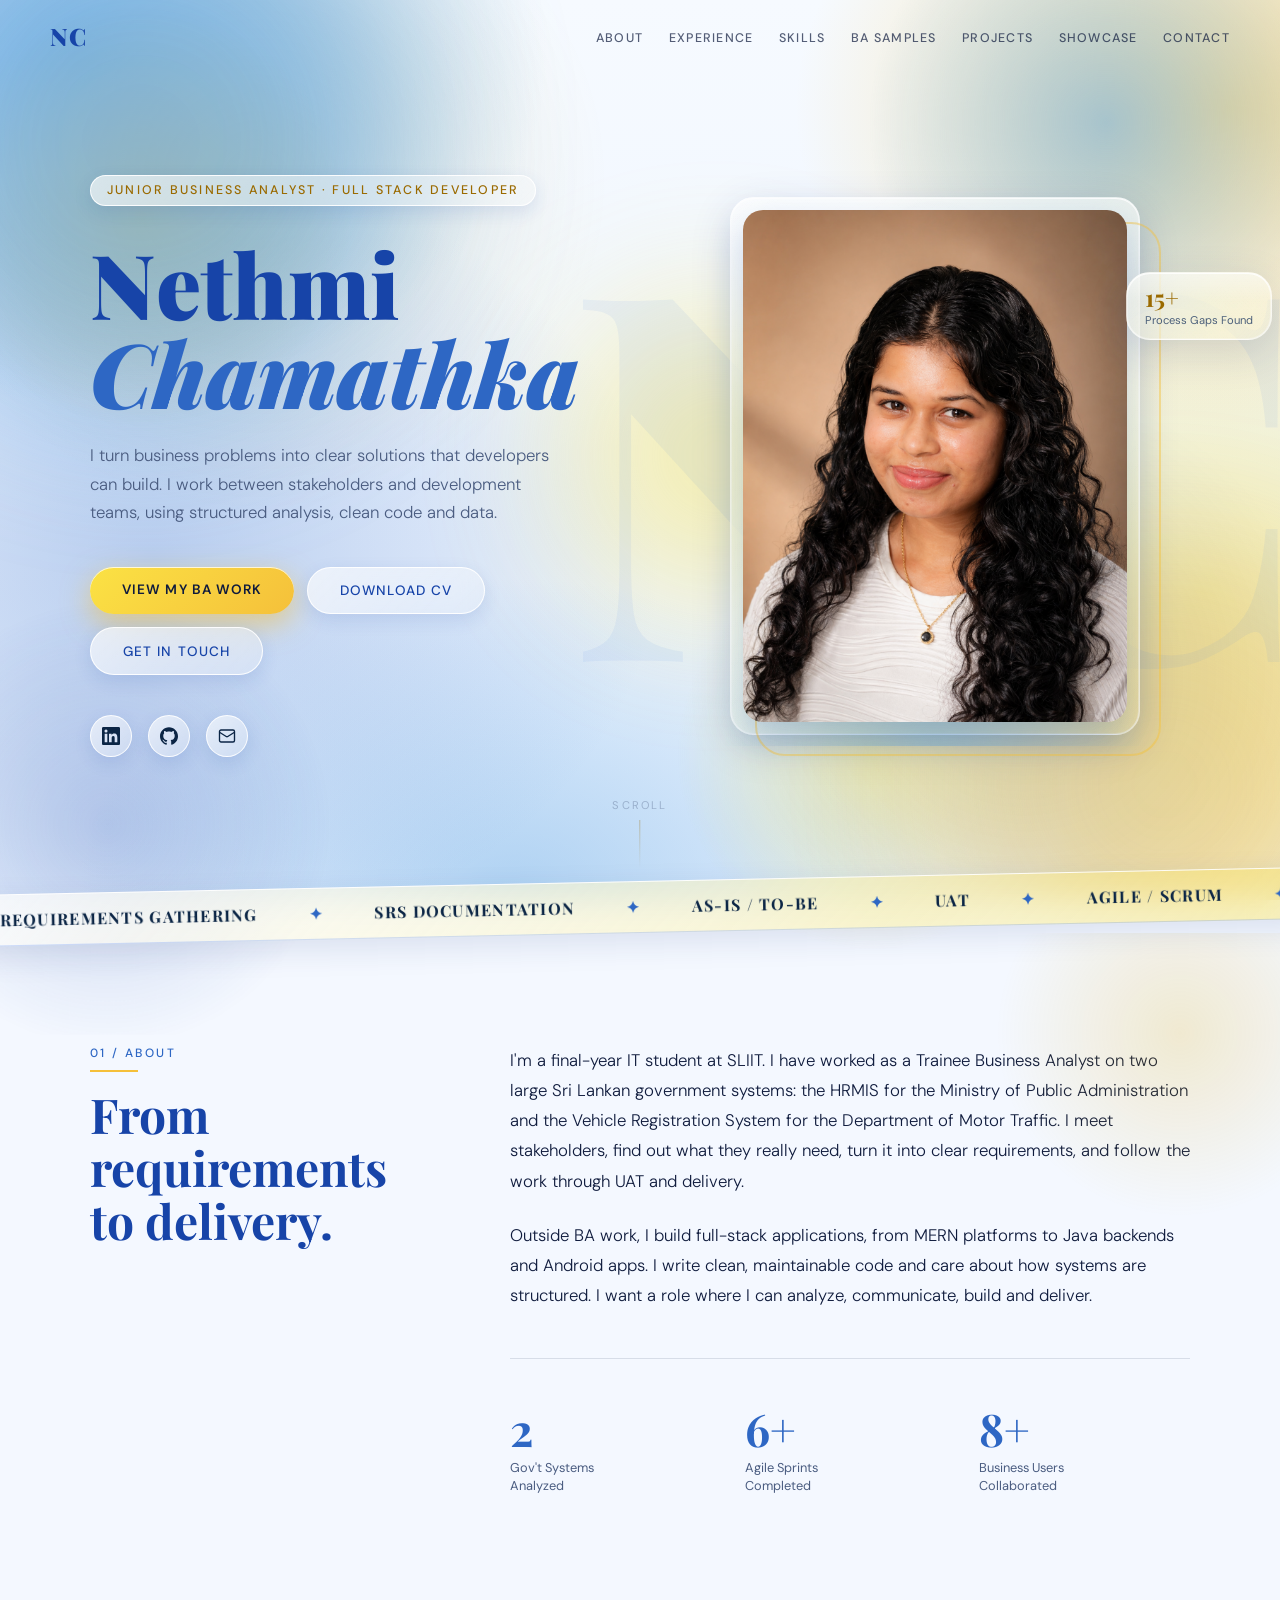
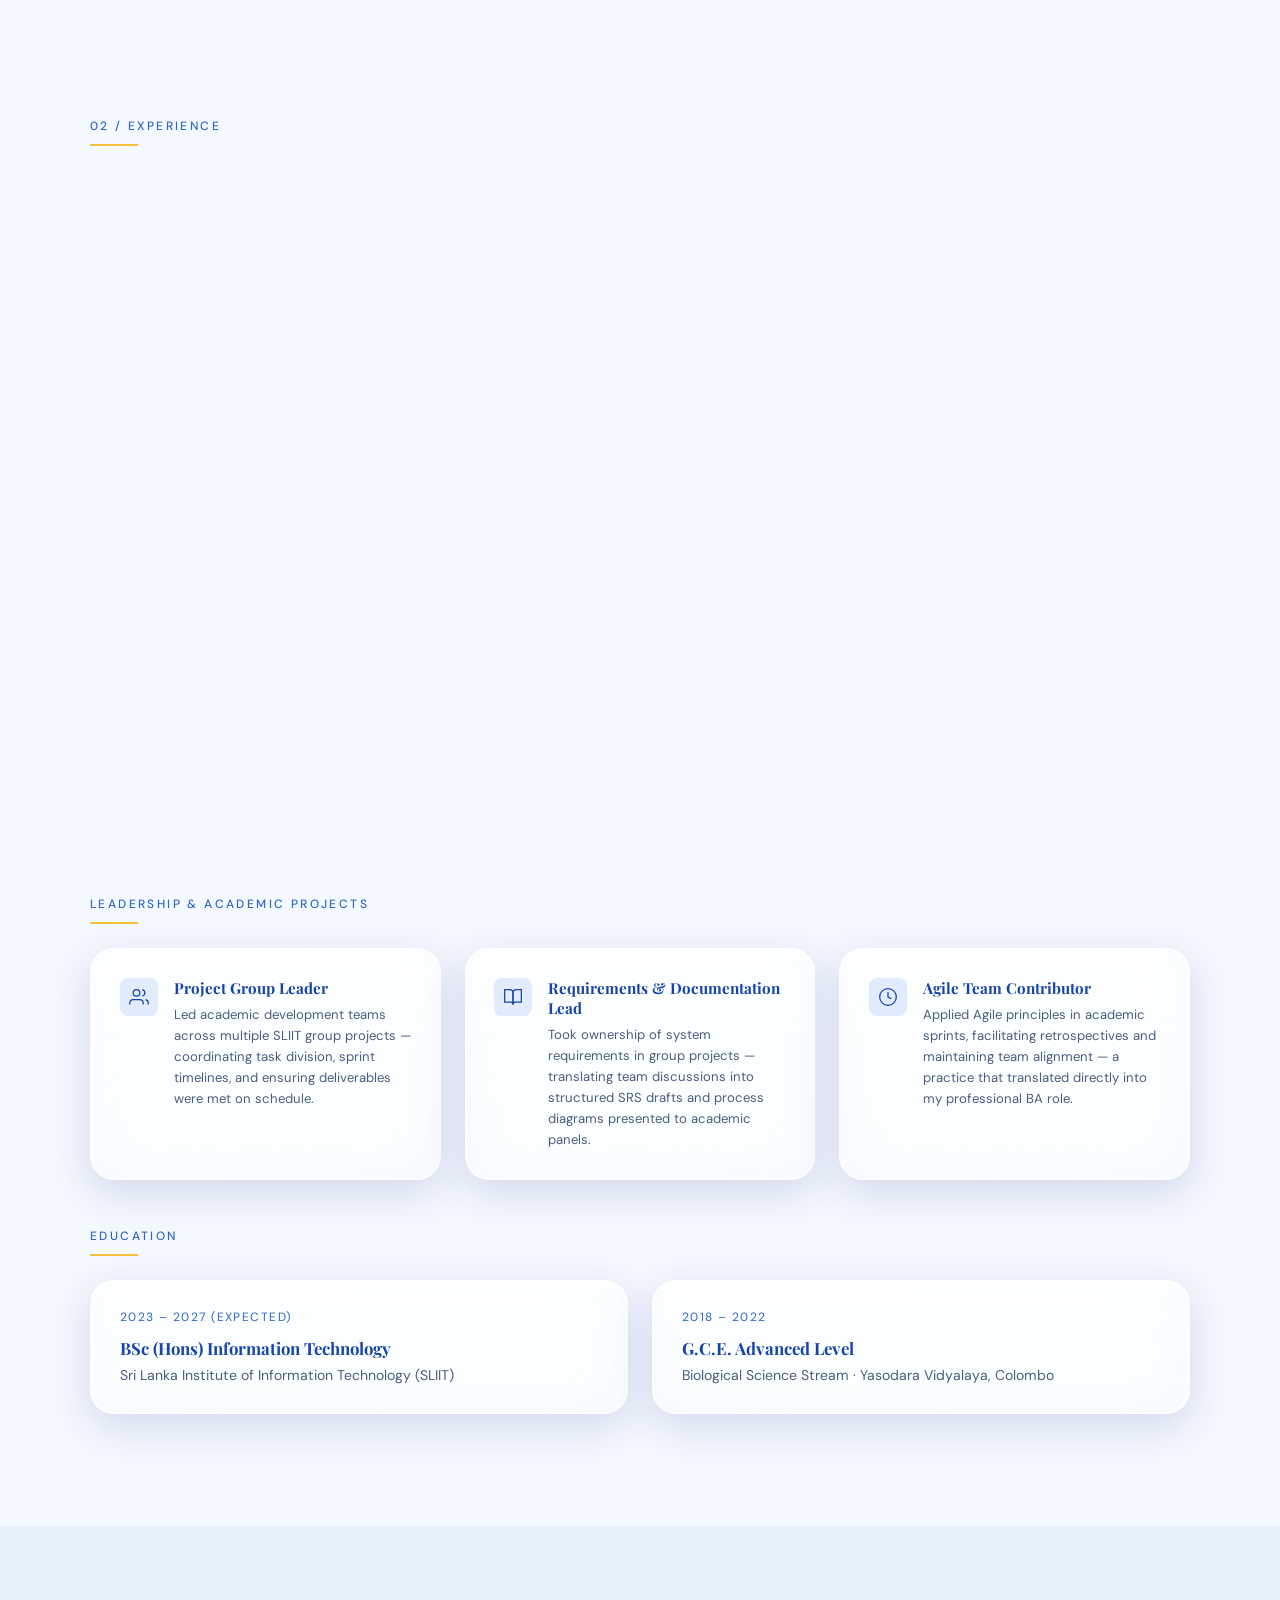
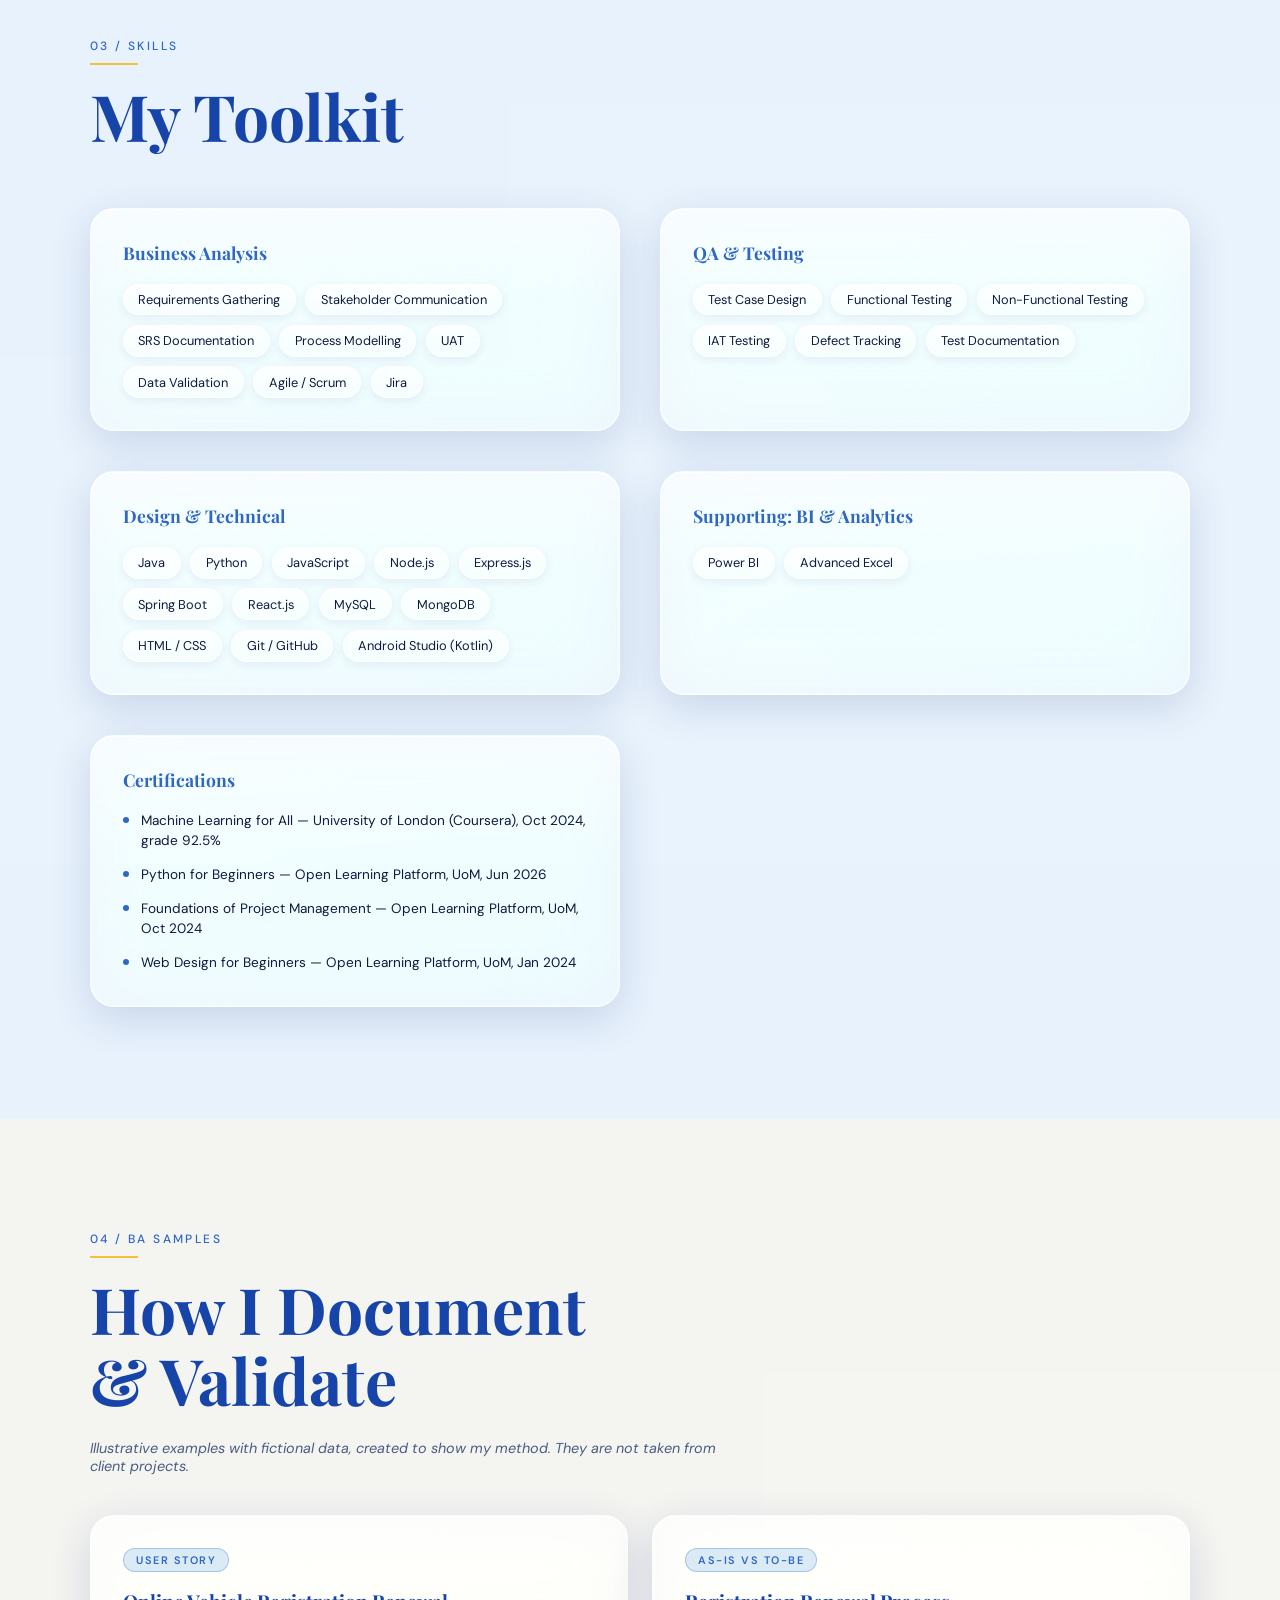
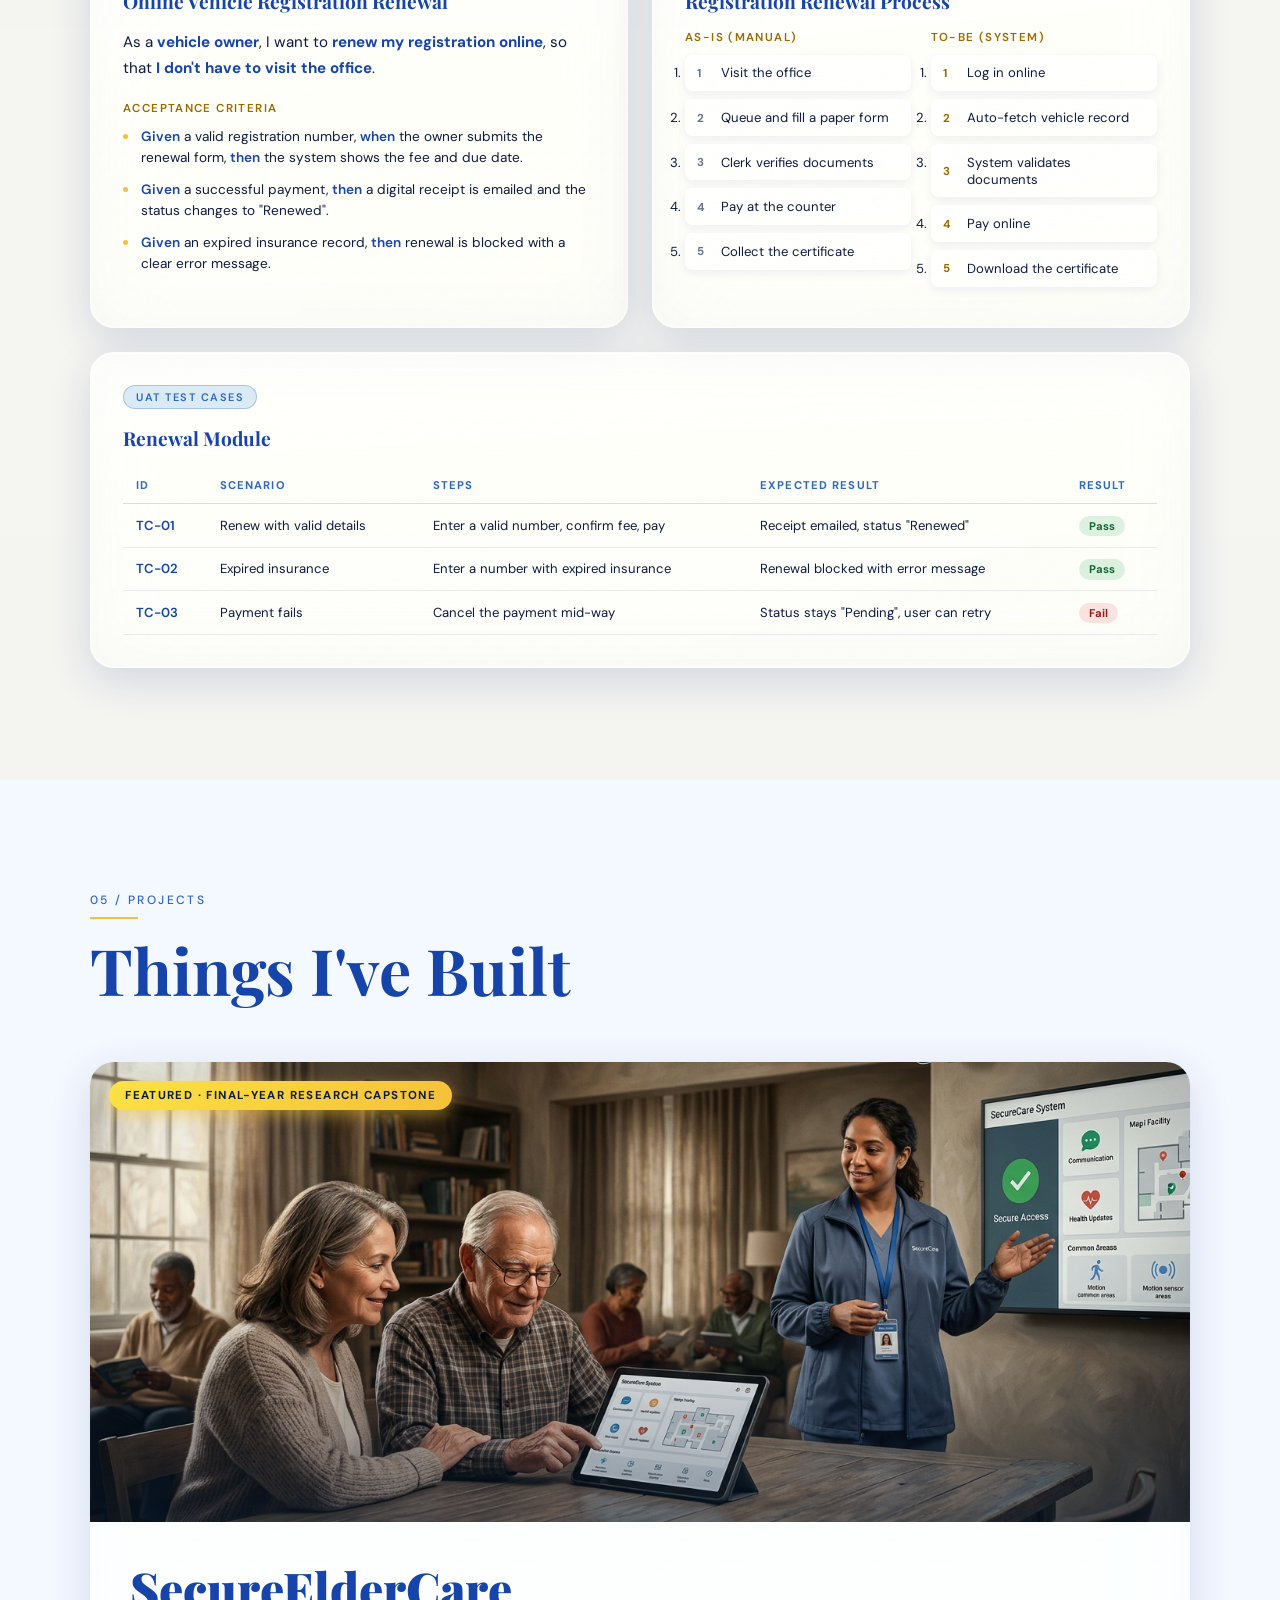
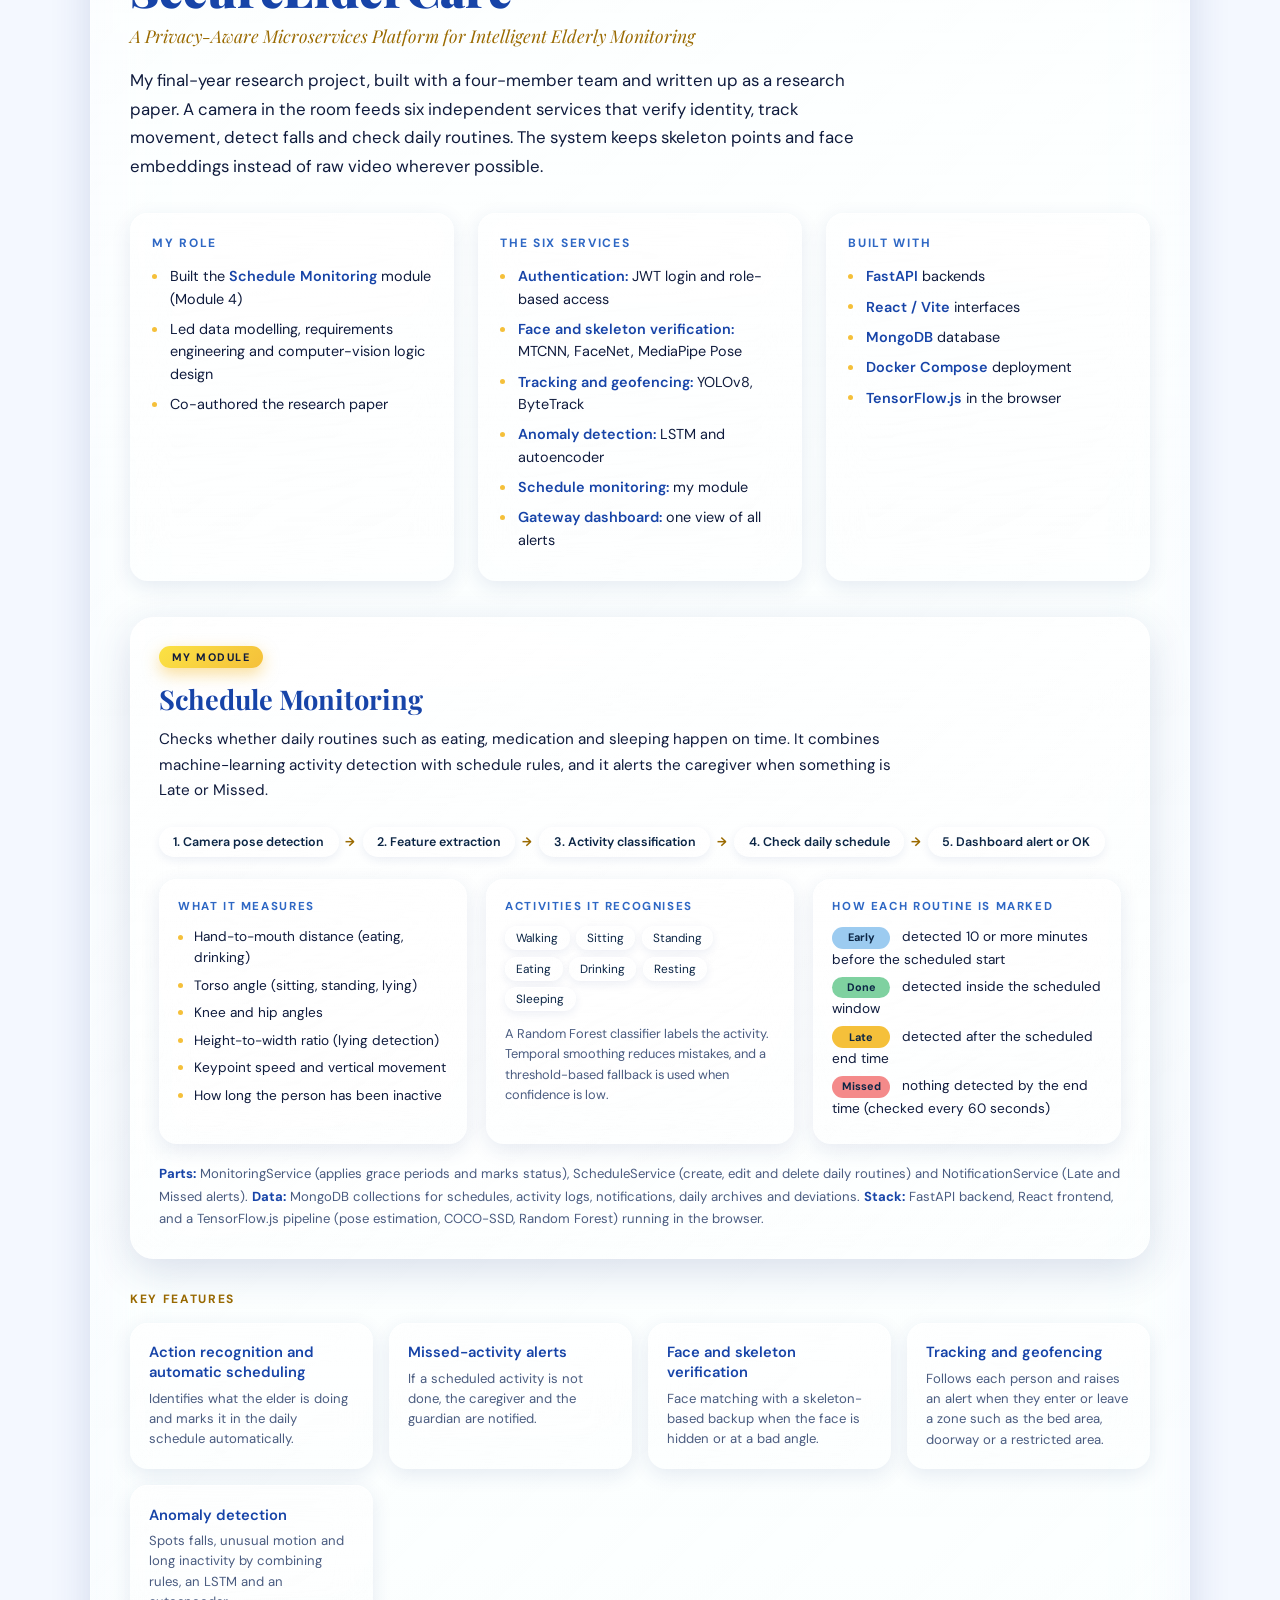
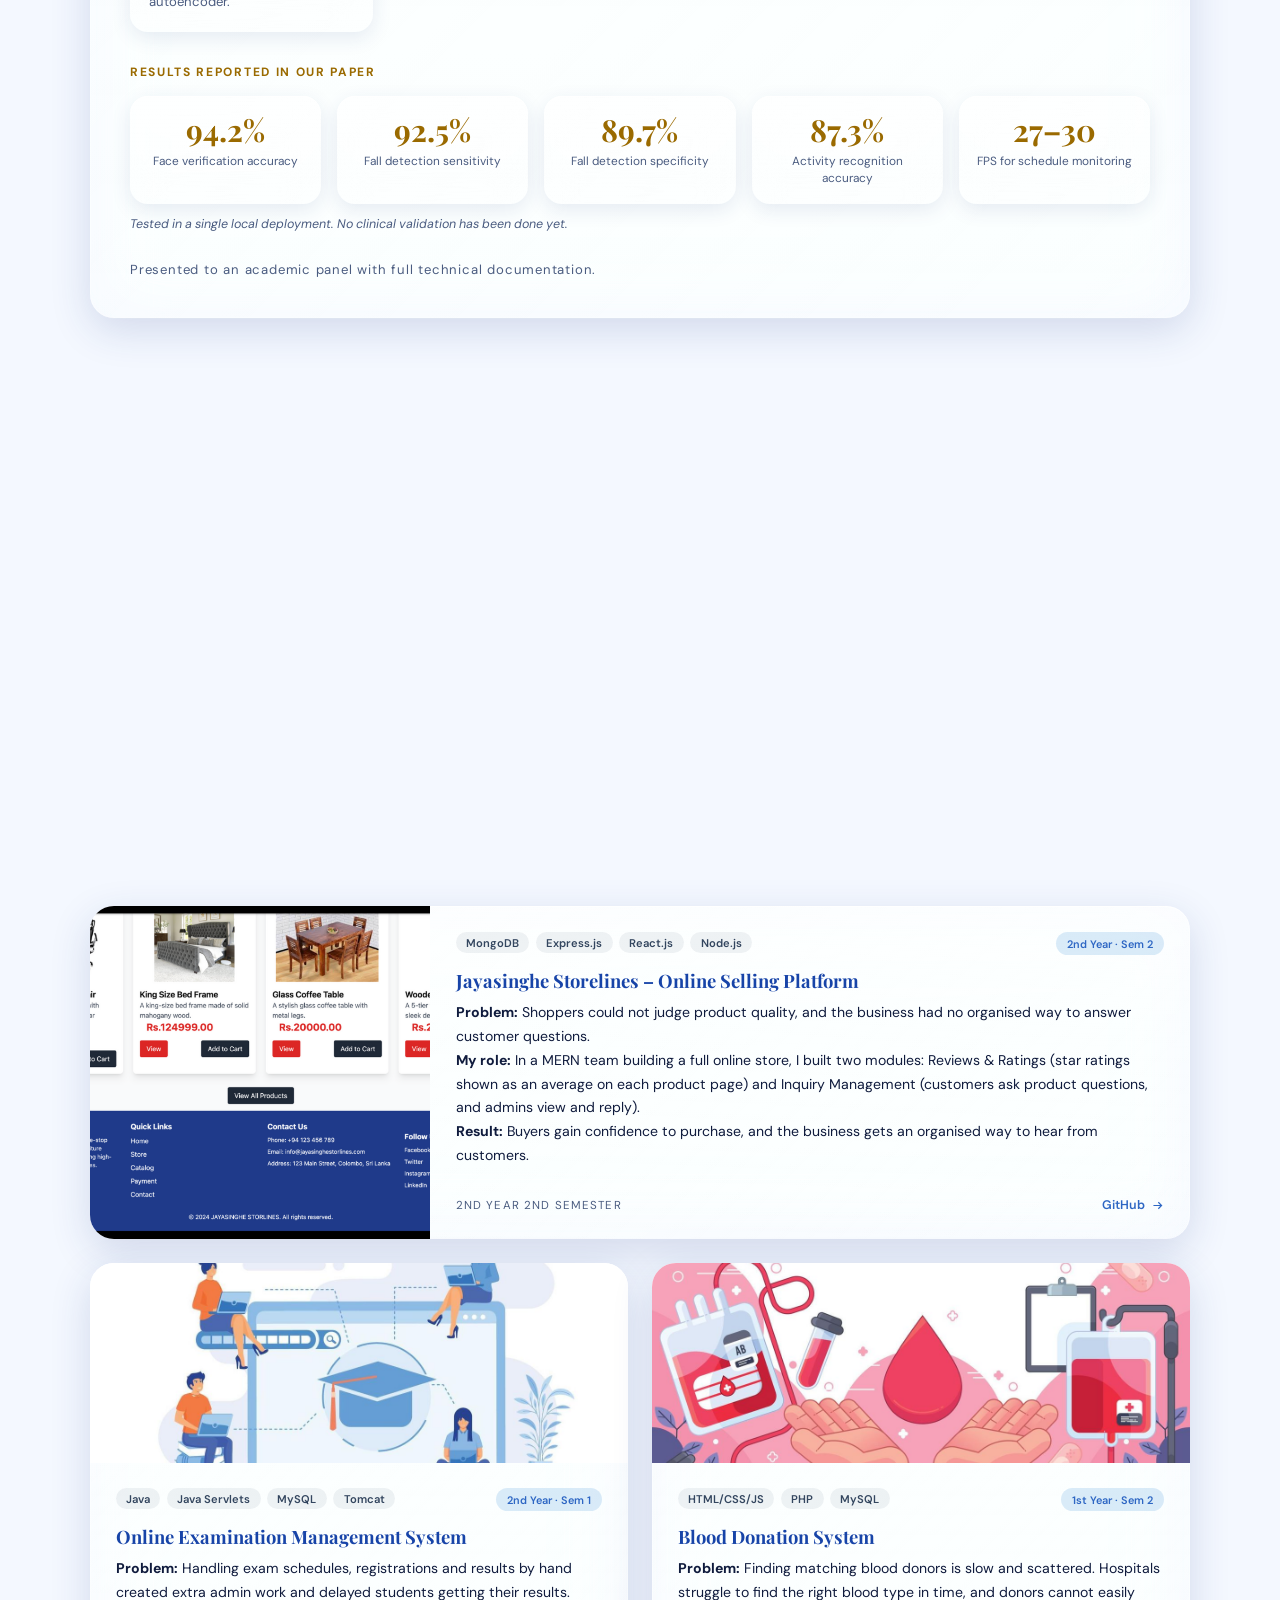
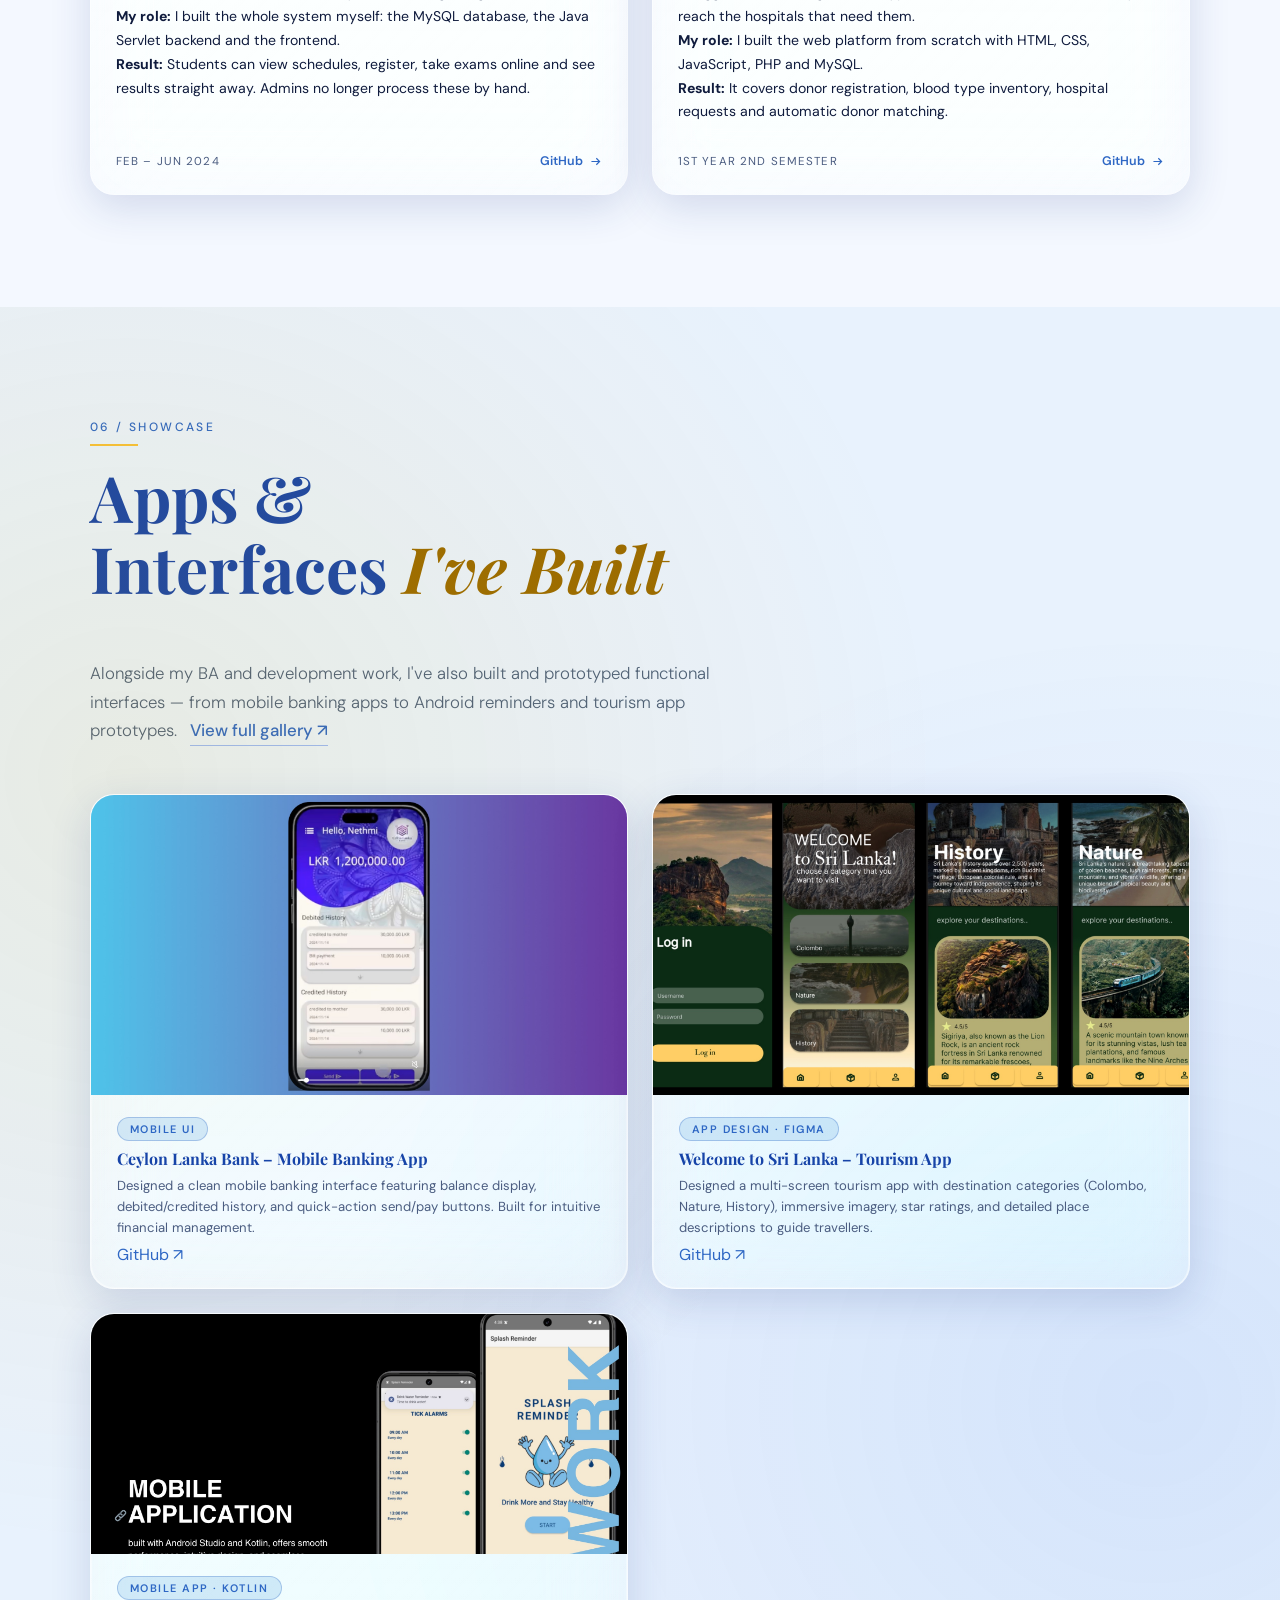
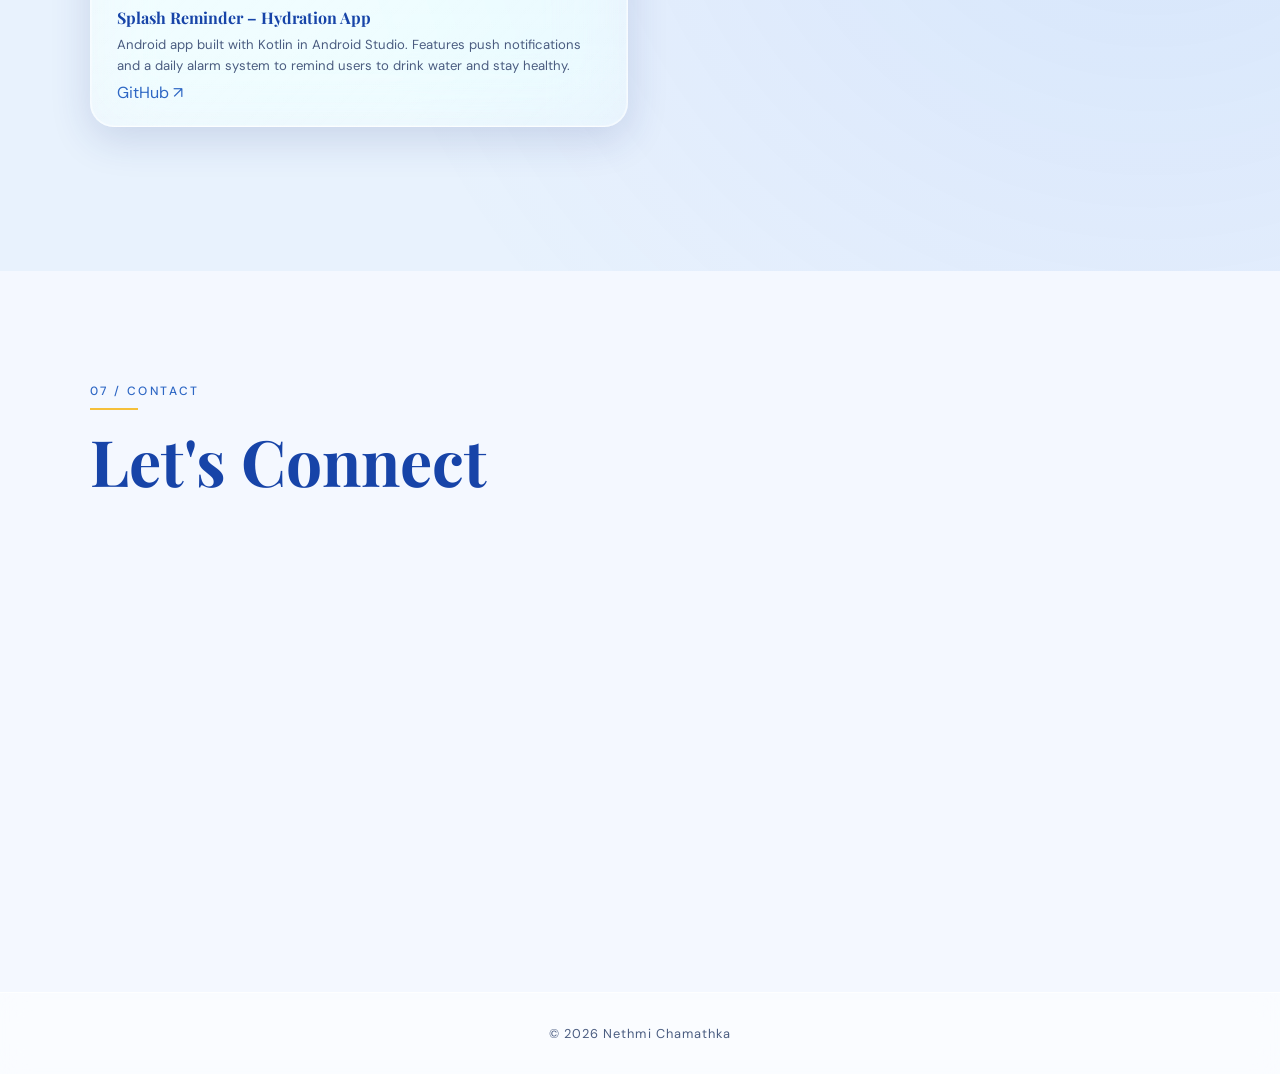
<file: index.html>
<!DOCTYPE html>
<html lang="en">
<head>
  <meta charset="UTF-8" />
  <meta name="viewport" content="width=device-width, initial-scale=1.0" />
  <meta name="theme-color" content="#F4F8FF" />
  <title>Nethmi Chamathka — Business Analyst</title>
  <link rel="preconnect" href="https://fonts.googleapis.com">
  <link rel="preconnect" href="https://fonts.gstatic.com" crossorigin>
  <link href="https://fonts.googleapis.com/css2?family=Playfair+Display:ital,wght@0,400;0,700;0,900;1,400&family=DM+Sans:wght@300;400;500;600&display=swap" rel="stylesheet">
  <link rel="stylesheet" href="styles.css" />
</head>
<body>

  <!-- Reusable icons (defined once) -->
  <svg width="0" height="0" style="position:absolute" aria-hidden="true">
    <symbol id="i-linkedin" viewBox="0 0 24 24"><path fill="currentColor" d="M20.447 20.452h-3.554v-5.569c0-1.328-.027-3.037-1.852-3.037-1.853 0-2.136 1.445-2.136 2.939v5.667H9.351V9h3.414v1.561h.046c.477-.9 1.637-1.85 3.37-1.85 3.601 0 4.267 2.37 4.267 5.455v6.286zM5.337 7.433a2.062 2.062 0 01-2.063-2.065 2.064 2.064 0 112.063 2.065zm1.782 13.019H3.555V9h3.564v11.452zM22.225 0H1.771C.792 0 0 .774 0 1.729v20.542C0 23.227.792 24 1.771 24h20.451C23.2 24 24 23.227 24 22.271V1.729C24 .774 23.2 0 22.222 0h.003z"/></symbol>
    <symbol id="i-github" viewBox="0 0 24 24"><path fill="currentColor" d="M12 .297c-6.63 0-12 5.373-12 12 0 5.303 3.438 9.8 8.205 11.385.6.113.82-.258.82-.577 0-.285-.01-1.04-.015-2.04-3.338.724-4.042-1.61-4.042-1.61C4.422 18.07 3.633 17.7 3.633 17.7c-1.087-.744.084-.729.084-.729 1.205.084 1.838 1.236 1.838 1.236 1.07 1.835 2.809 1.305 3.495.998.108-.776.417-1.305.76-1.605-2.665-.3-5.466-1.332-5.466-5.93 0-1.31.465-2.38 1.235-3.22-.135-.303-.54-1.523.105-3.176 0 0 1.005-.322 3.3 1.23.96-.267 1.98-.399 3-.405 1.02.006 2.04.138 3 .405 2.28-1.552 3.285-1.23 3.285-1.23.645 1.653.24 2.873.12 3.176.765.84 1.23 1.91 1.23 3.22 0 4.61-2.805 5.625-5.475 5.92.42.36.81 1.096.81 2.22 0 1.606-.015 2.896-.015 3.286 0 .315.21.69.825.57C20.565 22.092 24 17.592 24 12.297c0-6.627-5.373-12-12-12"/></symbol>
    <symbol id="i-mail" viewBox="0 0 24 24"><g fill="none" stroke="currentColor" stroke-width="1.8"><rect x="2" y="4" width="20" height="16" rx="2"/><path d="m22 7-8.97 5.7a1.94 1.94 0 0 1-2.06 0L2 7"/></g></symbol>
    <symbol id="i-arrow" viewBox="0 0 16 16"><path fill="none" stroke="currentColor" stroke-width="1.5" d="M3 8h10M9 4l4 4-4 4"/></symbol>
    <symbol id="i-down" viewBox="0 0 24 24"><path fill="none" stroke="currentColor" stroke-width="1.8" d="M12 3v13m0 0-5-5m5 5 5-5M4 21h16"/></symbol>
  </svg>

  <div class="loader" aria-hidden="true"><span>NC</span></div>
  <div id="scrollProgress"></div>
  <div class="cursor" id="cursor"></div>
  <div class="cursor-follower" id="cursorFollower"></div>

  <!-- NAV -->
  <nav id="navbar">
    <div class="nav-inner">
      <span class="nav-logo">NC</span>
      <ul class="nav-links">
        <li><a href="#about">About</a></li>
        <li><a href="#experience">Experience</a></li>
        <li><a href="#skills">Skills</a></li>
        <li><a href="#samples">BA Samples</a></li>
        <li><a href="#projects">Projects</a></li>
        <li><a href="#uiux">Showcase</a></li>
        <li><a href="#contact">Contact</a></li>
      </ul>
      <button class="hamburger" id="hamburger" aria-label="Menu">
        <span></span><span></span><span></span>
      </button>
    </div>
  </nav>

  <!-- MOBILE MENU -->
  <div class="mobile-menu" id="mobileMenu">
    <ul>
      <li><a href="#about" class="mob-link">About</a></li>
      <li><a href="#experience" class="mob-link">Experience</a></li>
      <li><a href="#skills" class="mob-link">Skills</a></li>
      <li><a href="#samples" class="mob-link">BA Samples</a></li>
      <li><a href="#projects" class="mob-link">Projects</a></li>
      <li><a href="#uiux" class="mob-link">Showcase</a></li>
      <li><a href="#contact" class="mob-link">Contact</a></li>
    </ul>
  </div>

  <!-- HERO -->
  <section id="hero">
    <div class="aurora" aria-hidden="true"><i></i><i></i><i></i></div>
    <div class="hero-bg-text">NC</div>
    <div class="hero-grid">
      <div class="hero-left">
        <div class="hero-tag reveal">Junior Business Analyst · Full Stack Developer</div>
        <h1 class="hero-name reveal delay-1">Nethmi<br><em>Chamathka</em></h1>
        <p class="hero-sub reveal delay-2">I turn business problems into clear solutions that developers can build. I work between stakeholders and development teams, using structured analysis, clean code and data.</p>
        <div class="hero-cta reveal delay-3">
          <a href="#samples" class="btn-primary">View My BA Work</a>
          <a href="Nethmi_Chamathka_CV_Business_Analyst.pdf" class="btn-ghost" download>Download CV</a>
          <a href="#contact" class="btn-ghost">Get In Touch</a>
        </div>
        <div class="hero-socials reveal delay-4">
          <a href="https://linkedin.com/in/nethchamathka" target="_blank" rel="noopener noreferrer" aria-label="LinkedIn"><svg><use href="#i-linkedin"/></svg></a>
          <a href="https://github.com/nethmichamathka" target="_blank" rel="noopener noreferrer" aria-label="GitHub"><svg><use href="#i-github"/></svg></a>
          <a href="mailto:chamathkanethmi11@gmail.com" aria-label="Email"><svg><use href="#i-mail"/></svg></a>
        </div>
      </div>
      <div class="hero-right reveal delay-2">
        <div class="hero-img-wrap">
          <img src="profile7.png" alt="Nethmi Chamathka" class="hero-photo" />
          <div class="hero-img-accent"></div>
          <div class="hero-img-ring"></div>
        </div>
        <div class="floating-badge badge-2">
          <span class="badge-num">15+</span>
          <span class="badge-txt">Process Gaps Found</span>
        </div>
      </div>
    </div>
    <div class="scroll-hint"><span>Scroll</span><div class="scroll-line"></div></div>
  </section>

  <div class="marquee" aria-hidden="true"><div class="marquee-track"><span>Requirements Gathering</span><span>SRS Documentation</span><span>AS-IS / TO-BE</span><span>UAT</span><span>Agile / Scrum</span><span>Jira</span><span>Power BI</span><span>Test Case Design</span><span>Stakeholder Communication</span><span>Process Modelling</span><span>Requirements Gathering</span><span>SRS Documentation</span><span>AS-IS / TO-BE</span><span>UAT</span><span>Agile / Scrum</span><span>Jira</span><span>Power BI</span><span>Test Case Design</span><span>Stakeholder Communication</span><span>Process Modelling</span></div></div>

  <!-- ABOUT -->
  <section id="about">
    <div class="section-wrap">
      <div class="about-grid">
        <div class="about-left reveal">
          <p class="section-label">01 / About</p>
          <h2 class="section-title">From requirements<br>to delivery.</h2>
        </div>
        <div class="about-right reveal delay-1">
          <p class="about-body">I'm a final-year IT student at SLIIT. I have worked as a Trainee Business Analyst on two large Sri Lankan government systems: the HRMIS for the Ministry of Public Administration and the Vehicle Registration System for the Department of Motor Traffic. I meet stakeholders, find out what they really need, turn it into clear requirements, and follow the work through UAT and delivery.</p>
          <p class="about-body">Outside BA work, I build full-stack applications, from MERN platforms to Java backends and Android apps. I write clean, maintainable code and care about how systems are structured. I want a role where I can analyze, communicate, build and deliver.</p>
          <div class="about-stats">
            <div class="stat"><span class="stat-n">2</span><span class="stat-l">Gov't Systems<br>Analyzed</span></div>
            <div class="stat"><span class="stat-n">6+</span><span class="stat-l">Agile Sprints<br>Completed</span></div>
            <div class="stat"><span class="stat-n">8+</span><span class="stat-l">Business Users<br>Collaborated</span></div>
          </div>
        </div>
      </div>
    </div>
  </section>

  <!-- EXPERIENCE -->
  <section id="experience">
    <div class="section-wrap">
      <p class="section-label reveal">02 / Experience</p>
      <h2 class="section-title reveal delay-1">Where I've<br>Made an Impact</h2>

      <div class="exp-card reveal delay-2">
        <div class="exp-header">
          <div>
            <h3 class="exp-role">Trainee Business Analyst</h3>
            <p class="exp-company">Informatics International Ltd</p>
          </div>
          <span class="exp-date">July 2025 – January 2026</span>
        </div>
        <div class="exp-projects">
          <div class="exp-proj-tag">HRMIS – Ministry of Public Administration</div>
          <div class="exp-proj-tag">Vehicle Registration System – Dept. of Motor Traffic</div>
        </div>
        <ul class="exp-list">
          <li>Analyzed requirements for <strong>2 large government systems</strong> and found <strong>15+ functional and process gaps</strong> that shaped the system redesign.</li>
          <li>Turned business needs into clear <strong>functional and non-functional requirements</strong> for <strong>5+ development teams</strong>, so teams needed fewer clarifications during sprints.</li>
          <li>Documented <strong>10+ AS-IS and TO-BE workflows</strong> so business and technical people shared the same understanding of each process.</li>
          <li>Wrote and maintained <strong>SRS documents</strong> with full traceability, ready for sign-off across several sprint releases.</li>
          <li>Designed and ran <strong>functional and non-functional test cases</strong> for <strong>IAT and UAT</strong> with <strong>8+ business users</strong>, to check the system worked, find critical defects and cut problems after launch.</li>
          <li>Took part in <strong>6+ Agile sprints</strong> (planning, daily stand-ups, reviews and retrospectives) and helped deliver on time.</li>
        </ul>
      </div>

      <!-- LEADERSHIP -->
      <div class="leadership-section reveal delay-3">
        <p class="section-label leadership-label">Leadership & Academic Projects</p>
        <div class="leadership-grid">
          <div class="lead-card">
            <div class="lead-icon">
              <svg viewBox="0 0 24 24" fill="none" stroke="currentColor" stroke-width="1.5"><path d="M17 21v-2a4 4 0 0 0-4-4H5a4 4 0 0 0-4 4v2"/><circle cx="9" cy="7" r="4"/><path d="M23 21v-2a4 4 0 0 0-3-3.87"/><path d="M16 3.13a4 4 0 0 1 0 7.75"/></svg>
            </div>
            <div>
              <h4>Project Group Leader</h4>
              <p>Led academic development teams across multiple SLIIT group projects — coordinating task division, sprint timelines, and ensuring deliverables were met on schedule.</p>
            </div>
          </div>
          <div class="lead-card">
            <div class="lead-icon">
              <svg viewBox="0 0 24 24" fill="none" stroke="currentColor" stroke-width="1.5"><path d="M2 3h6a4 4 0 0 1 4 4v14a3 3 0 0 0-3-3H2z"/><path d="M22 3h-6a4 4 0 0 0-4 4v14a3 3 0 0 1 3-3h7z"/></svg>
            </div>
            <div>
              <h4>Requirements & Documentation Lead</h4>
              <p>Took ownership of system requirements in group projects — translating team discussions into structured SRS drafts and process diagrams presented to academic panels.</p>
            </div>
          </div>
          <div class="lead-card">
            <div class="lead-icon">
              <svg viewBox="0 0 24 24" fill="none" stroke="currentColor" stroke-width="1.5"><circle cx="12" cy="12" r="10"/><polyline points="12 6 12 12 16 14"/></svg>
            </div>
            <div>
              <h4>Agile Team Contributor</h4>
              <p>Applied Agile principles in academic sprints, facilitating retrospectives and maintaining team alignment — a practice that translated directly into my professional BA role.</p>
            </div>
          </div>
        </div>
      </div>

      <div class="edu-section reveal delay-4">
        <p class="section-label edu-label">Education</p>
        <div class="edu-grid">
          <div class="edu-card">
            <span class="edu-year">2023 – 2027 (expected)</span>
            <h4>BSc (Hons) Information Technology</h4>
            <p>Sri Lanka Institute of Information Technology (SLIIT)</p>
          </div>
          <div class="edu-card">
            <span class="edu-year">2018 – 2022</span>
            <h4>G.C.E. Advanced Level</h4>
            <p>Biological Science Stream · Yasodara Vidyalaya, Colombo</p>
          </div>
        </div>
      </div>
    </div>
  </section>

  <!-- SKILLS -->
  <section id="skills">
    <div class="section-wrap">
      <p class="section-label reveal">03 / Skills</p>
      <h2 class="section-title reveal delay-1">My Toolkit</h2>
      <div class="skills-columns">
        <div class="skill-group reveal delay-1">
          <h3 class="skill-group-title">Business Analysis</h3>
          <div class="skill-chips">
            <span>Requirements Gathering</span><span>Stakeholder Communication</span><span>SRS Documentation</span><span>Process Modelling</span><span>UAT</span><span>Data Validation</span><span>Agile / Scrum</span><span>Jira</span>
          </div>
        </div>
        <div class="skill-group reveal delay-2">
          <h3 class="skill-group-title">QA & Testing</h3>
          <div class="skill-chips">
            <span>Test Case Design</span><span>Functional Testing</span><span>Non-Functional Testing</span><span>IAT Testing</span><span>Defect Tracking</span><span>Test Documentation</span>
          </div>
        </div>
        <div class="skill-group reveal delay-3">
          <h3 class="skill-group-title">Design & Technical</h3>
          <div class="skill-chips">
            <span>Java</span><span>Python</span><span>JavaScript</span><span>Node.js</span><span>Express.js</span><span>Spring Boot</span><span>React.js</span><span>MySQL</span><span>MongoDB</span><span>HTML / CSS</span><span>Git / GitHub</span><span>Android Studio (Kotlin)</span>
          </div>
        </div>
        <div class="skill-group reveal delay-4">
          <h3 class="skill-group-title">Supporting: BI & Analytics</h3>
          <div class="skill-chips">
            <span>Power BI</span><span>Advanced Excel</span>
          </div>
        </div>
        <div class="skill-group reveal delay-4">
          <h3 class="skill-group-title">Certifications</h3>
          <div class="cert-list">
            <div class="cert-item"><span class="cert-dot"></span><span>Machine Learning for All — University of London (Coursera), Oct 2024, grade 92.5%</span></div>
            <div class="cert-item"><span class="cert-dot"></span><span>Python for Beginners — Open Learning Platform, UoM, Jun 2026</span></div>
            <div class="cert-item"><span class="cert-dot"></span><span>Foundations of Project Management — Open Learning Platform, UoM, Oct 2024</span></div>
            <div class="cert-item"><span class="cert-dot"></span><span>Web Design for Beginners — Open Learning Platform, UoM, Jan 2024</span></div>
          </div>
        </div>
      </div>
    </div>
  </section>

  <!-- BA SAMPLES -->
  <section id="samples">
    <div class="section-wrap">
      <p class="section-label reveal">04 / BA Samples</p>
      <h2 class="section-title reveal delay-1">How I Document<br>&amp; Validate</h2>
      <p class="sample-note reveal delay-2">Illustrative examples with fictional data, created to show my method. They are not taken from client projects.</p>

      <div class="sample-grid">
        <!-- User story -->
        <div class="sample-card reveal delay-1">
          <span class="sample-tag">User Story</span>
          <h3>Online Vehicle Registration Renewal</h3>
          <p class="story">As a <strong>vehicle owner</strong>, I want to <strong>renew my registration online</strong>, so that <strong>I don't have to visit the office</strong>.</p>
          <p class="sample-sub">Acceptance criteria</p>
          <ul class="ac-list">
            <li><b>Given</b> a valid registration number, <b>when</b> the owner submits the renewal form, <b>then</b> the system shows the fee and due date.</li>
            <li><b>Given</b> a successful payment, <b>then</b> a digital receipt is emailed and the status changes to "Renewed".</li>
            <li><b>Given</b> an expired insurance record, <b>then</b> renewal is blocked with a clear error message.</li>
          </ul>
        </div>

        <!-- AS-IS / TO-BE -->
        <div class="sample-card reveal delay-2">
          <span class="sample-tag">AS-IS vs TO-BE</span>
          <h3>Registration Renewal Process</h3>
          <div class="flow-cols">
            <div>
              <p class="sample-sub">AS-IS (manual)</p>
              <ol class="flow flow-old">
                <li>Visit the office</li>
                <li>Queue and fill a paper form</li>
                <li>Clerk verifies documents</li>
                <li>Pay at the counter</li>
                <li>Collect the certificate</li>
              </ol>
            </div>
            <div>
              <p class="sample-sub">TO-BE (system)</p>
              <ol class="flow flow-new">
                <li>Log in online</li>
                <li>Auto-fetch vehicle record</li>
                <li>System validates documents</li>
                <li>Pay online</li>
                <li>Download the certificate</li>
              </ol>
            </div>
          </div>
        </div>

        <!-- Test cases -->
        <div class="sample-card sample-card-wide reveal delay-3">
          <span class="sample-tag">UAT Test Cases</span>
          <h3>Renewal Module</h3>
          <div class="table-scroll">
            <table class="sample-table">
              <thead><tr><th>ID</th><th>Scenario</th><th>Steps</th><th>Expected Result</th><th>Result</th></tr></thead>
              <tbody>
                <tr><td>TC-01</td><td>Renew with valid details</td><td>Enter a valid number, confirm fee, pay</td><td>Receipt emailed, status "Renewed"</td><td><span class="pill pass">Pass</span></td></tr>
                <tr><td>TC-02</td><td>Expired insurance</td><td>Enter a number with expired insurance</td><td>Renewal blocked with error message</td><td><span class="pill pass">Pass</span></td></tr>
                <tr><td>TC-03</td><td>Payment fails</td><td>Cancel the payment mid-way</td><td>Status stays "Pending", user can retry</td><td><span class="pill fail">Fail</span></td></tr>
              </tbody>
            </table>
          </div>
        </div>
      </div>
    </div>
  </section>

  <!-- PROJECTS -->
  <section id="projects">
    <div class="section-wrap">
      <p class="section-label reveal">05 / Projects</p>
      <h2 class="section-title reveal delay-1">Things I've Built</h2>
      <!-- FEATURED CAPSTONE -->
      <div class="feature-card reveal delay-1">
        <div class="feature-img">
          <img src="secureeldercare.jpg" alt="SecureElderCare system shown to elderly users on a tablet and wall display" />
          <span class="feature-ribbon">Featured · Final-Year Research Capstone</span>
        </div>
        <div class="feature-body">
          <h3>SecureElderCare</h3>
          <p class="feature-sub">A Privacy-Aware Microservices Platform for Intelligent Elderly Monitoring</p>
          <p class="feature-lead">My final-year research project, built with a four-member team and written up as a research paper. A camera in the room feeds six independent services that verify identity, track movement, detect falls and check daily routines. The system keeps skeleton points and face embeddings instead of raw video wherever possible.</p>

          <div class="feature-cols">
            <div>
              <h4>My role</h4>
              <ul>
                <li>Built the <b>Schedule Monitoring</b> module (Module 4)</li>
                <li>Led data modelling, requirements engineering and computer-vision logic design</li>
                <li>Co-authored the research paper</li>
              </ul>
            </div>
            <div>
              <h4>The six services</h4>
              <ul>
                <li><b>Authentication:</b> JWT login and role-based access</li>
                <li><b>Face and skeleton verification:</b> MTCNN, FaceNet, MediaPipe Pose</li>
                <li><b>Tracking and geofencing:</b> YOLOv8, ByteTrack</li>
                <li><b>Anomaly detection:</b> LSTM and autoencoder</li>
                <li><b>Schedule monitoring:</b> my module</li>
                <li><b>Gateway dashboard:</b> one view of all alerts</li>
              </ul>
            </div>
            <div>
              <h4>Built with</h4>
              <ul>
                <li><b>FastAPI</b> backends</li>
                <li><b>React / Vite</b> interfaces</li>
                <li><b>MongoDB</b> database</li>
                <li><b>Docker Compose</b> deployment</li>
                <li><b>TensorFlow.js</b> in the browser</li>
              </ul>
            </div>
          </div>

          <!-- MY MODULE -->
          <div class="feature-module">
            <span class="module-tag">My module</span>
            <h4 class="module-title">Schedule Monitoring</h4>
            <p class="module-intro">Checks whether daily routines such as eating, medication and sleeping happen on time. It combines machine-learning activity detection with schedule rules, and it alerts the caregiver when something is Late or Missed.</p>

            <div class="flow-steps">
              <span>1. Camera pose detection</span>
              <span>2. Feature extraction</span>
              <span>3. Activity classification</span>
              <span>4. Check daily schedule</span>
              <span>5. Dashboard alert or OK</span>
            </div>

            <div class="module-grid">
              <div>
                <h5>What it measures</h5>
                <ul>
                  <li>Hand-to-mouth distance (eating, drinking)</li>
                  <li>Torso angle (sitting, standing, lying)</li>
                  <li>Knee and hip angles</li>
                  <li>Height-to-width ratio (lying detection)</li>
                  <li>Keypoint speed and vertical movement</li>
                  <li>How long the person has been inactive</li>
                </ul>
              </div>
              <div>
                <h5>Activities it recognises</h5>
                <p class="chip-line"><span>Walking</span><span>Sitting</span><span>Standing</span><span>Eating</span><span>Drinking</span><span>Resting</span><span>Sleeping</span></p>
                <p class="module-note">A Random Forest classifier labels the activity. Temporal smoothing reduces mistakes, and a threshold-based fallback is used when confidence is low.</p>
              </div>
              <div>
                <h5>How each routine is marked</h5>
                <ul class="status-list">
                  <li><b class="st st-early">Early</b> detected 10 or more minutes before the scheduled start</li>
                  <li><b class="st st-done">Done</b> detected inside the scheduled window</li>
                  <li><b class="st st-late">Late</b> detected after the scheduled end time</li>
                  <li><b class="st st-missed">Missed</b> nothing detected by the end time (checked every 60 seconds)</li>
                </ul>
              </div>
            </div>

            <p class="module-tech"><b>Parts:</b> MonitoringService (applies grace periods and marks status), ScheduleService (create, edit and delete daily routines) and NotificationService (Late and Missed alerts). <b>Data:</b> MongoDB collections for schedules, activity logs, notifications, daily archives and deviations. <b>Stack:</b> FastAPI backend, React frontend, and a TensorFlow.js pipeline (pose estimation, COCO-SSD, Random Forest) running in the browser.</p>
          </div>

          <h4 class="feature-h">Key features</h4>
          <div class="feature-feats">
            <div><b>Action recognition and automatic scheduling</b><span>Identifies what the elder is doing and marks it in the daily schedule automatically.</span></div>
            <div><b>Missed-activity alerts</b><span>If a scheduled activity is not done, the caregiver and the guardian are notified.</span></div>
            <div><b>Face and skeleton verification</b><span>Face matching with a skeleton-based backup when the face is hidden or at a bad angle.</span></div>
            <div><b>Tracking and geofencing</b><span>Follows each person and raises an alert when they enter or leave a zone such as the bed area, doorway or a restricted area.</span></div>
            <div><b>Anomaly detection</b><span>Spots falls, unusual motion and long inactivity by combining rules, an LSTM and an autoencoder.</span></div>
          </div>

          <h4 class="feature-h">Results reported in our paper</h4>
          <div class="results-strip">
            <div><strong>94.2%</strong><span>Face verification accuracy</span></div>
            <div><strong>92.5%</strong><span>Fall detection sensitivity</span></div>
            <div><strong>89.7%</strong><span>Fall detection specificity</span></div>
            <div><strong>87.3%</strong><span>Activity recognition accuracy</span></div>
            <div><strong>27–30</strong><span>FPS for schedule monitoring</span></div>
          </div>
          <p class="results-note">Tested in a single local deployment. No clinical validation has been done yet.</p>

          <p class="feature-foot">Presented to an academic panel with full technical documentation.</p>
        </div>
      </div>

      <div class="projects-grid">

        <!-- Medical -->
        <div class="proj-card reveal delay-1">
          <div class="proj-img-col"><img src="illus-medical.jpg" alt="Medical History Management System" /></div>
          <div class="proj-body">
            <div class="proj-meta"><div class="proj-stack"><span>MongoDB</span><span>Express.js</span><span>React.js</span><span>Node.js</span></div><span class="proj-year-badge">3rd Year</span></div>
            <h3>Medical History Management System</h3>
            <p><strong>Problem:</strong> Patient records, prescriptions and pharmacy work were spread across separate systems, causing delays and a risk of clinical errors.<br><strong>My role:</strong> I helped build the backend and wrote the full system requirements. I designed role-based access for 4 user types: patients, doctors, pharmacists and data entry staff.<br><strong>Result:</strong> One MERN platform that keeps the whole clinical workflow in one place, with fewer manual handoffs and better data traceability.</p>
            <div class="proj-footer"><span class="proj-date-label">Mar – May 2025</span><a href="https://github.com/Viduraz/ITPM_Project" target="_blank" rel="noopener noreferrer" class="proj-link">GitHub <svg><use href="#i-arrow"/></svg></a></div>
          </div>
        </div>

        <!-- Agri Connect -->
        <div class="proj-card reveal delay-2">
          <div class="proj-img-col"><img src="agri.jpg" alt="Agri Connect" /></div>
          <div class="proj-body">
            <div class="proj-meta"><div class="proj-stack"><span>React.js</span><span>Spring Boot</span></div><span class="proj-year-badge">3rd Year</span></div>
            <h3>Agri Connect – Smart Agricultural Platform</h3>
            <p><strong>Problem:</strong> Farmers and agricultural learners had no single place to share knowledge, track plant care or monitor progress. They relied on scattered, informal methods.<br><strong>My role:</strong> I designed the user journeys and system flows, then helped build the platform with React.js and Spring Boot.<br><strong>Result:</strong> A community platform where users log plant care, track progress over time and share farming insights.</p>
            <div class="proj-footer"><span class="proj-date-label">Mar – May 2025</span><a href="https://github.com/Viduraz/PAF_SLIIT" target="_blank" rel="noopener noreferrer" class="proj-link">GitHub <svg><use href="#i-arrow"/></svg></a></div>
          </div>
        </div>

        <!-- Jayasinghe -->
        <div class="proj-card proj-card-wide reveal delay-3">
          <div class="proj-img-col proj-img-wide"><img src="JJ.png" alt="Jayasinghe Storelines" /></div>
          <div class="proj-body">
            <div class="proj-meta"><div class="proj-stack"><span>MongoDB</span><span>Express.js</span><span>React.js</span><span>Node.js</span></div><span class="proj-year-badge">2nd Year · Sem 2</span></div>
            <h3>Jayasinghe Storelines – Online Selling Platform</h3>
            <p><strong>Problem:</strong> Shoppers could not judge product quality, and the business had no organised way to answer customer questions.<br><strong>My role:</strong> In a MERN team building a full online store, I built two modules: Reviews &amp; Ratings (star ratings shown as an average on each product page) and Inquiry Management (customers ask product questions, and admins view and reply).<br><strong>Result:</strong> Buyers gain confidence to purchase, and the business gets an organised way to hear from customers.</p>
            <div class="proj-footer"><span class="proj-date-label">2nd Year 2nd Semester</span><a href="https://github.com/chathuwa-whiz/JayasingheStoreline-MERN" target="_blank" rel="noopener noreferrer" class="proj-link">GitHub <svg><use href="#i-arrow"/></svg></a></div>
          </div>
        </div>

        <!-- Exam System -->
        <div class="proj-card reveal delay-1">
          <div class="proj-img-col"><img src="illus-exam.jpg" alt="Online Examination System" /></div>
          <div class="proj-body">
            <div class="proj-meta"><div class="proj-stack"><span>Java</span><span>Java Servlets</span><span>MySQL</span><span>Tomcat</span></div><span class="proj-year-badge">2nd Year · Sem 1</span></div>
            <h3>Online Examination Management System</h3>
            <p><strong>Problem:</strong> Handling exam schedules, registrations and results by hand created extra admin work and delayed students getting their results.<br><strong>My role:</strong> I built the whole system myself: the MySQL database, the Java Servlet backend and the frontend.<br><strong>Result:</strong> Students can view schedules, register, take exams online and see results straight away. Admins no longer process these by hand.</p>
            <div class="proj-footer"><span class="proj-date-label">Feb – Jun 2024</span><a href="https://github.com/nethmichamathka/Project-Online-Examination-Management-System" target="_blank" rel="noopener noreferrer" class="proj-link">GitHub <svg><use href="#i-arrow"/></svg></a></div>
          </div>
        </div>

        <!-- Blood Donation -->
        <div class="proj-card reveal delay-2">
          <div class="proj-img-col"><img src="illus-blood.jpg" alt="Blood Donation System" /></div>
          <div class="proj-body">
            <div class="proj-meta"><div class="proj-stack"><span>HTML/CSS/JS</span><span>PHP</span><span>MySQL</span></div><span class="proj-year-badge">1st Year · Sem 2</span></div>
            <h3>Blood Donation System</h3>
            <p><strong>Problem:</strong> Finding matching blood donors is slow and scattered. Hospitals struggle to find the right blood type in time, and donors cannot easily reach the hospitals that need them.<br><strong>My role:</strong> I built the web platform from scratch with HTML, CSS, JavaScript, PHP and MySQL.<br><strong>Result:</strong> It covers donor registration, blood type inventory, hospital requests and automatic donor matching.</p>
            <div class="proj-footer"><span class="proj-date-label">1st Year 2nd Semester</span><a href="https://github.com/nethmichamathka/Blood-Donation-System" target="_blank" rel="noopener noreferrer" class="proj-link">GitHub <svg><use href="#i-arrow"/></svg></a></div>
          </div>
        </div>

      </div>
    </div>
  </section>

  <!-- SHOWCASE -->
  <section id="uiux">
    <div class="section-wrap">
      <p class="section-label reveal">06 / Showcase</p>
      <h2 class="section-title reveal delay-1">Apps & <br>Interfaces <em>I've Built</em></h2>
      <p class="uiux-intro reveal delay-2">
        Alongside my BA and development work, I've also built and prototyped functional interfaces — from mobile banking apps to Android reminders and tourism app prototypes.
        <a href="https://chamathkanethportfolio.my.canva.site" target="_blank" rel="noopener noreferrer" class="uiux-canva-link">View full gallery ↗</a>
      </p>

      <div class="uiux-grid reveal delay-2">
        <div class="uiux-card uiux-card-tall">
          <div class="uiux-img-wrap"><img src="uiux-banking.png" alt="Ceylon Lanka Bank Mobile App" /></div>
          <div class="uiux-card-body">
            <div class="uiux-badge">Mobile UI</div>
            <h4>Ceylon Lanka Bank – Mobile Banking App</h4>
            <p>Designed a clean mobile banking interface featuring balance display, debited/credited history, and quick-action send/pay buttons. Built for intuitive financial management.</p>
            <a href="https://github.com/nethmichamathka/Celon_Lanka_Bank" target="_blank" rel="noopener noreferrer" class="uiux-github-link">GitHub ↗</a>
          </div>
        </div>

        <div class="uiux-card uiux-card-tall">
          <div class="uiux-img-wrap"><img src="uiux-tourism.png" alt="Welcome to Sri Lanka Tourism App" /></div>
          <div class="uiux-card-body">
            <div class="uiux-badge">App Design · Figma</div>
            <h4>Welcome to Sri Lanka – Tourism App</h4>
            <p>Designed a multi-screen tourism app with destination categories (Colombo, Nature, History), immersive imagery, star ratings, and detailed place descriptions to guide travellers.</p>
            <a href="https://github.com/nethmichamathka/SriTravels-figma-UI" target="_blank" rel="noopener noreferrer" class="uiux-github-link">GitHub ↗</a>
          </div>
        </div>

        <div class="uiux-card">
          <div class="uiux-img-wrap"><img src="uiux-splash.png" alt="Splash Reminder Mobile App" /></div>
          <div class="uiux-card-body">
            <div class="uiux-badge">Mobile App · Kotlin</div>
            <h4>Splash Reminder – Hydration App</h4>
            <p>Android app built with Kotlin in Android Studio. Features push notifications and a daily alarm system to remind users to drink water and stay healthy.</p>
            <a href="https://github.com/nethmichamathka/Water-Reminder-App" target="_blank" rel="noopener noreferrer" class="uiux-github-link">GitHub ↗</a>
          </div>
        </div>
      </div>
    </div>
  </section>

  <!-- CONTACT -->
  <section id="contact">
    <div class="section-wrap">
      <p class="section-label reveal">07 / Contact</p>
      <h2 class="section-title reveal delay-1">Let's Connect</h2>
      <div class="contact-grid">
        <div class="contact-info reveal delay-2">
          <p class="contact-body">I'm looking for junior Business Analyst and BA internship roles. I bring hands-on BA experience from government-scale systems, strong documentation skills, and a testing background in QA and UAT that keeps requirements clear and deliverable. Let's talk.</p>
          <div class="contact-links">
            <a href="mailto:chamathkanethmi11@gmail.com" class="contact-link"><svg><use href="#i-mail"/></svg>chamathkanethmi11@gmail.com</a>
            <a href="https://linkedin.com/in/nethchamathka" target="_blank" rel="noopener noreferrer" class="contact-link"><svg><use href="#i-linkedin"/></svg>linkedin.com/in/nethchamathka</a>
            <a href="https://github.com/nethmichamathka" target="_blank" rel="noopener noreferrer" class="contact-link"><svg><use href="#i-github"/></svg>github.com/nethmichamathka</a>
            <a href="Nethmi_Chamathka_CV_Business_Analyst.pdf" class="contact-link" download><svg><use href="#i-down"/></svg>Download my CV (PDF)</a>
          </div>
        </div>
        <div class="contact-location reveal delay-3">
          <div class="location-box">
            <div class="location-dot"></div>
            <span>Kadawatha, Sri Lanka</span>
          </div>
        </div>
      </div>
    </div>
  </section>

  <footer>
    <p>© 2026 Nethmi Chamathka</p>
  </footer>

  <script src="script.js"></script>
  <script src="animations.js"></script>
  <script>
    /* Safety net: makes sure every section becomes visible even if another script fails */
    (function () {
      function show(el) { el.classList.add('visible'); }
      function run() {
        var els = document.querySelectorAll('.reveal');
        if (!('IntersectionObserver' in window)) { els.forEach(show); return; }
        var io = new IntersectionObserver(function (entries) {
          entries.forEach(function (e) { if (e.isIntersecting) { show(e.target); io.unobserve(e.target); } });
        }, { threshold: 0.05 });
        els.forEach(function (el) { io.observe(el); });
        document.querySelectorAll('#hero .reveal').forEach(function (el) { setTimeout(function () { show(el); }, 300); });
      }
      if (document.readyState !== 'loading') run(); else document.addEventListener('DOMContentLoaded', run);
    })();
  </script>
</body>
</html>
</file>
<file: styles.css>
/* ===================================
   NETHMI CHAMATHKA — PORTFOLIO v2
   Dark editorial with pink/blue accents
=================================== */

@import url('https://fonts.googleapis.com/css2?family=Playfair+Display:ital,wght@0,400;0,700;0,900;1,400&family=DM+Sans:wght@300;400;500;600&display=swap');

:root {
  /* Blue + dark yellow glass theme (old variable names kept so nothing else breaks) */
  --ink:        #F4F8FF;   /* page background (light) */
  --paper:      #0B2545;   /* main text = dark blue */
  --cream:      #FFFFFF;
  --gold:       #C99700;
  --gold-2:     #2563EB;

  --emerald:    #0B2545;   /* dark blue */
  --teal:       #2563EB;   /* blue */
  --pink:       #A67C00;   /* dark yellow (readable on light) */
  --pink-soft:  #FFF4CC;
  --blue:       #1D4ED8;   /* strong blue */
  --blue-soft:  #DCEBFF;   /* light blue */
  --pink-glow:  rgba(201,151,0,.16);
  --blue-glow:  rgba(37,99,235,.12);
  --gold-fill:  #E0A800;

  --muted:      #4B5F7A;
  --white:      #ffffff;
  --card-bg:    rgba(255,255,255,.50);
  --card-border:rgba(11,37,69,.13);

  --serif: 'Playfair Display', Georgia, serif;
  --sans:  'DM Sans', system-ui, sans-serif;
  --ease:  cubic-bezier(0.65, 0, 0.35, 1);
  --ease-out: cubic-bezier(0.22, 1, 0.36, 1);
}

/* ── RESET ── */
*, *::before, *::after { margin:0; padding:0; box-sizing:border-box; }
html { scroll-behavior:smooth; font-size:16px; }
body { font-family:var(--sans); background:var(--ink); color:var(--paper); overflow-x:hidden; }
a { color:inherit; text-decoration:none; }
img { display:block; max-width:100%; }
ul { list-style:none; }

/* ── CURSOR ── */
.cursor {
  position:fixed; top:0; left:0;
  width:8px; height:8px;
  background:var(--pink);
  border-radius:50%;
  pointer-events:none; z-index:9999;
  transform:translate(-50%,-50%);
  transition:width .2s, height .2s, background .3s;
}
.cursor-follower {
  position:fixed; top:0; left:0;
  width:36px; height:36px;
  border:1px solid var(--blue);
  border-radius:50%;
  pointer-events:none; z-index:9998;
  transform:translate(-50%,-50%);
  transition:transform .12s var(--ease), width .3s, height .3s, opacity .3s;
  opacity:0.5;
}

/* ── NAV ── */
#navbar {
  position:fixed; top:0; left:0; right:0;
  z-index:100; padding:1.25rem 2.5rem;
  display:flex; align-items:center;
  transition:background .4s var(--ease), backdrop-filter .4s;
}
#navbar.scrolled {
  background:rgba(11,37,69,.93);
  -webkit-backdrop-filter:blur(16px);
  backdrop-filter:blur(16px);
  border-bottom:1px solid rgba(251,176,45,.12);
}
.nav-inner { width:100%; max-width:1180px; margin:0 auto; display:flex; align-items:center; justify-content:space-between; }
.nav-logo { font-family:var(--serif); font-size:1.5rem; font-weight:900; color:var(--pink); letter-spacing:.05em; }
.nav-links { display:flex; gap:2.5rem; }
.nav-links a {
  font-size:.85rem; font-weight:500; letter-spacing:.12em; text-transform:uppercase;
  color:var(--paper); opacity:.7;
  transition:opacity .2s, color .2s; position:relative;
}
.nav-links a::after {
  content:''; position:absolute; left:0; bottom:-4px;
  width:0; height:1px; background:var(--pink);
  transition:width .3s var(--ease);
}
.nav-links a:hover { opacity:1; color:var(--pink); }
.nav-links a:hover::after { width:100%; }

.hamburger { display:none; flex-direction:column; gap:5px; background:none; border:none; cursor:pointer; padding:4px; }
.hamburger span { display:block; width:26px; height:1.5px; background:var(--paper); transition:all .3s var(--ease); }
.hamburger.open span:nth-child(1) { transform:translateY(6.5px) rotate(45deg); }
.hamburger.open span:nth-child(2) { opacity:0; }
.hamburger.open span:nth-child(3) { transform:translateY(-6.5px) rotate(-45deg); }

.mobile-menu {
  position:fixed; inset:0; background:var(--ink);
  z-index:90; display:flex; align-items:center; justify-content:center;
  opacity:0; pointer-events:none; transition:opacity .4s var(--ease);
}
.mobile-menu.open { opacity:1; pointer-events:all; }
.mobile-menu ul { text-align:center; }
.mobile-menu li { margin-bottom:2.5rem; }
.mobile-menu a { font-family:var(--serif); font-size:2.5rem; font-weight:700; color:var(--paper); transition:color .2s; }
.mobile-menu a:hover { color:var(--pink); }

/* ── SECTION COMMON ── */
.section-wrap { max-width:1180px; margin:0 auto; padding:7rem 2.5rem; }
.section-label { font-size:.75rem; letter-spacing:.2em; text-transform:uppercase; color:var(--pink); font-weight:500; margin-bottom:1rem; display:block; }
.section-title { font-family:var(--serif); font-size:clamp(2.5rem,5vw,4rem); font-weight:700; line-height:1.1; margin-bottom:3.5rem; color:var(--paper); }
.section-title em { font-style:italic; color:var(--pink); }

/* ── REVEAL ── */
.reveal { opacity:0; transform:translateY(32px); transition:opacity .8s var(--ease-out), transform .8s var(--ease-out); }
.reveal.visible { opacity:1; transform:none; }
.delay-1 { transition-delay:.1s; } .delay-2 { transition-delay:.2s; } .delay-3 { transition-delay:.3s; } .delay-4 { transition-delay:.4s; }

/* ── HERO ── */
#hero { min-height:100vh; display:flex; align-items:center; position:relative; overflow:hidden; }

/* Soft pink-blue gradient glow in background */
#hero::before {
  content:''; position:absolute;
  top:-20%; left:-10%; width:60%; height:80%;
  background:radial-gradient(ellipse, rgba(251,176,45,.07) 0%, transparent 65%);
  pointer-events:none;
}
#hero::after {
  content:''; position:absolute;
  bottom:-10%; right:-5%; width:50%; height:70%;
  background:radial-gradient(ellipse, rgba(37,99,235,.06) 0%, transparent 65%);
  pointer-events:none;
}

.hero-bg-text {
  position:absolute; right:-2vw; top:50%; transform:translateY(-50%);
  font-family:var(--serif); font-size:40vw; font-weight:900;
  color:rgba(251,176,45,.03); pointer-events:none; line-height:1; -webkit-user-select:none; user-select:none;
}
.hero-grid {
  max-width:1180px; margin:0 auto; padding:7rem 2.5rem 5rem;
  display:grid; grid-template-columns:1fr 1fr; gap:5rem; align-items:center; width:100%;
}
.hero-tag {
  display:inline-block; font-size:.78rem; letter-spacing:.18em; text-transform:uppercase;
  color:var(--pink); border:1px solid rgba(251,176,45,.35);
  padding:.4rem 1rem; border-radius:2rem; margin-bottom:2rem; font-weight:500;
  background:rgba(251,176,45,.05);
}
.hero-name {
  font-family:var(--serif); font-size:clamp(3.5rem,7vw,6rem);
  font-weight:900; line-height:1.0; margin-bottom:1.5rem; color:var(--paper);
}
.hero-name em { font-style:italic; color:var(--pink); display:block; }
.hero-sub { font-size:1.05rem; color:var(--muted); line-height:1.7; max-width:480px; margin-bottom:2.5rem; font-weight:300; }
.hero-cta { display:flex; gap:1rem; margin-bottom:2.5rem; flex-wrap:wrap; }

.btn-primary {
  display:inline-block;
  background:linear-gradient(135deg, var(--pink), #C99700);
  color:#0B2545; font-size:.85rem; font-weight:600;
  letter-spacing:.08em; text-transform:uppercase;
  padding:.9rem 2rem; border-radius:2rem;
  transition:transform .3s, box-shadow .3s;
}
.btn-primary:hover {
  transform:translateY(-2px);
  box-shadow:0 12px 30px rgba(251,176,45,.35);
}
.btn-ghost {
  display:inline-block; border:1px solid rgba(37,99,235,.45);
  color:var(--paper); font-size:.85rem; font-weight:500;
  letter-spacing:.08em; text-transform:uppercase;
  padding:.9rem 2rem; border-radius:2rem;
  transition:border-color .3s, color .3s, transform .3s;
}
.btn-ghost:hover { border-color:var(--blue); color:var(--blue); transform:translateY(-2px); }

.hero-socials { display:flex; gap:1rem; }
.hero-socials a {
  width:42px; height:42px; display:flex; align-items:center; justify-content:center;
  border:1px solid rgba(11,37,69,.12); border-radius:50%;
  color:var(--muted); transition:border-color .3s, color .3s, transform .3s;
}
.hero-socials a svg { width:18px; height:18px; }
.hero-socials a:hover { border-color:var(--blue); color:var(--blue); transform:translateY(-3px); }

.hero-right { display:flex; justify-content:center; align-items:center; position:relative; }
.hero-img-wrap { position:relative; display:inline-block; }
.hero-photo {
  width:clamp(260px,30vw,420px); aspect-ratio:3/4;
  object-fit:cover; object-position:top;
  border-radius:4px; position:relative; z-index:2;
}
.hero-img-accent {
  position:absolute; inset:18px -18px -18px 18px;
  border:2px solid var(--pink); border-radius:4px; z-index:1; opacity:.45;
}
.hero-img-ring {
  position:absolute; inset:-12px; border-radius:6px;
  background:radial-gradient(ellipse at 50% 120%, rgba(251,176,45,.10), transparent 70%);
  z-index:0;
}

.floating-badge {
  position:absolute; background:var(--card-bg);
  border:1px solid rgba(251,176,45,.2); border-radius:12px;
  padding:.75rem 1.1rem; display:flex; flex-direction:column;
  z-index:3; -webkit-backdrop-filter:blur(8px); backdrop-filter:blur(8px);
}
.badge-1 { bottom:12%; left:-18%; }
.badge-2 { top:14%; right:-16%; }
.badge-num { font-family:var(--serif); font-size:1.5rem; font-weight:700; color:var(--pink); line-height:1; }
.badge-txt { font-size:.7rem; color:var(--muted); white-space:nowrap; margin-top:.2rem; }

.scroll-hint { position:absolute; bottom:2rem; left:50%; transform:translateX(-50%); display:flex; flex-direction:column; align-items:center; gap:.5rem; opacity:.35; }
.scroll-hint span { font-size:.7rem; letter-spacing:.2em; text-transform:uppercase; }
.scroll-line { width:1px; height:48px; background:linear-gradient(to bottom, var(--pink), transparent); animation:scrollPulse 2s infinite; }
@keyframes scrollPulse { 0%,100%{transform:scaleY(1);opacity:.4} 50%{transform:scaleY(0.6);opacity:.1} }

/* ── ABOUT ── */
#about { background:var(--paper); color:#0B2545; position:relative; overflow:hidden; }
#about::before {
  content:''; position:absolute; top:-100px; right:-100px;
  width:400px; height:400px;
  background:radial-gradient(circle, rgba(251,176,45,.12), transparent 65%);
  pointer-events:none;
}
.about-grid { display:grid; grid-template-columns:1fr 2fr; gap:5rem; align-items:start; }
.about-left .section-label { color:var(--pink); }
.about-left .section-title { color:#0B2545; margin-bottom:0; font-size:clamp(2rem,4vw,3rem); }
.about-body { font-size:1.05rem; line-height:1.8; color:#444; margin-bottom:1.5rem; font-weight:300; }
.about-stats { display:grid; grid-template-columns:repeat(3,1fr); gap:1.5rem; margin-top:3rem; padding-top:3rem; border-top:1px solid #D5E2F5; }
.stat { display:flex; flex-direction:column; gap:.4rem; }
.stat-n { font-family:var(--serif); font-size:2.8rem; font-weight:700; color:var(--pink); line-height:1; }
.stat-l { font-size:.8rem; color:#888; line-height:1.4; }

/* ── EXPERIENCE ── */
#experience { background:var(--ink); }
.exp-card {
  background:var(--card-bg); border:1px solid var(--card-border);
  border-radius:12px; padding:2.5rem; margin-bottom:2.5rem;
  border-top:3px solid var(--pink);
}
.exp-header { display:flex; justify-content:space-between; align-items:flex-start; gap:1.5rem; margin-bottom:1.5rem; flex-wrap:wrap; }
.exp-role { font-family:var(--serif); font-size:1.5rem; font-weight:700; color:var(--paper); margin-bottom:.3rem; }
.exp-company { font-size:.9rem; color:var(--pink); font-weight:500; }
.exp-date { font-size:.8rem; letter-spacing:.1em; text-transform:uppercase; color:var(--muted); white-space:nowrap; padding-top:.3rem; }
.exp-projects { display:flex; gap:.75rem; flex-wrap:wrap; margin-bottom:1.5rem; }
.exp-proj-tag {
  font-size:.75rem;
  background:rgba(251,176,45,.08);
  border:1px solid rgba(251,176,45,.25);
  color:var(--pink); padding:.35rem .9rem; border-radius:2rem; font-weight:500;
}
.exp-list { padding-left:0; }
.exp-list li { font-size:.95rem; color:rgba(11,37,69,.75); line-height:1.7; margin-bottom:.8rem; padding-left:1.4rem; position:relative; }
.exp-list li::before { content:''; position:absolute; left:0; top:.65em; width:5px; height:5px; border-radius:50%; background:var(--pink); }
.exp-list li strong { color:var(--paper); font-weight:600; }

/* Leadership */
.leadership-section { margin-bottom:3rem; }
.leadership-label { margin-bottom:1.5rem !important; }
.edu-label { margin-bottom:1.5rem !important; }
.leadership-grid { display:grid; grid-template-columns:repeat(3,1fr); gap:1.5rem; }
.lead-card {
  background:var(--card-bg); border:1px solid var(--card-border);
  border-radius:12px; padding:1.8rem;
  display:flex; gap:1rem; align-items:flex-start;
  transition:border-color .3s, transform .3s;
  border-left:3px solid var(--blue);
}
.lead-card:hover { border-color:var(--blue); transform:translateY(-3px); }
.lead-icon {
  flex-shrink:0; width:38px; height:38px;
  display:flex; align-items:center; justify-content:center;
  background:var(--blue-glow); border-radius:8px;
  color:var(--blue);
}
.lead-icon svg { width:20px; height:20px; }
.lead-card h4 { font-family:var(--serif); font-size:.95rem; font-weight:700; color:var(--paper); margin-bottom:.4rem; }
.lead-card p { font-size:.82rem; color:var(--muted); line-height:1.6; }

/* Education */
.edu-section { margin-top:1rem; }
.edu-grid { display:grid; grid-template-columns:1fr 1fr; gap:1.5rem; }
.edu-card { background:var(--card-bg); border:1px solid var(--card-border); border-radius:10px; padding:1.8rem; border-bottom:2px solid rgba(37,99,235,.3); }
.edu-year { font-size:.75rem; letter-spacing:.12em; text-transform:uppercase; color:var(--blue); display:block; margin-bottom:.75rem; }
.edu-card h4 { font-family:var(--serif); font-size:1.05rem; font-weight:700; color:var(--paper); margin-bottom:.4rem; }
.edu-card p { font-size:.88rem; color:var(--muted); }

/* ── SKILLS ── */
#skills { background:#E6EEFB; }
#skills .section-label { color:var(--blue); }
#skills .section-title em { color:var(--blue); }
.skills-columns { display:grid; grid-template-columns:repeat(2,1fr); gap:2.5rem; }
.skill-group { background:var(--card-bg); border:1px solid var(--card-border); border-radius:12px; padding:2rem; }
.skill-group-title { font-family:var(--serif); font-size:1.1rem; font-weight:700; color:var(--blue); margin-bottom:1.25rem; }
.skill-chips { display:flex; flex-wrap:wrap; gap:.6rem; }
.skill-chips span {
  font-size:.8rem; padding:.4rem .9rem; border-radius:2rem;
  border:1px solid var(--card-border); color:rgba(11,37,69,.8);
  transition:border-color .2s, color .2s, background .2s; cursor:default;
}
.skill-chips span:hover { border-color:var(--pink); color:var(--pink); background:var(--pink-glow); }
.cert-list { display:flex; flex-direction:column; gap:.85rem; }
.cert-item { display:flex; gap:.75rem; align-items:flex-start; }
.cert-dot { flex-shrink:0; width:6px; height:6px; border-radius:50%; background:var(--blue); margin-top:.45em; }
.cert-item span { font-size:.85rem; color:rgba(11,37,69,.75); line-height:1.5; }

/* ── PROJECTS ── */
#projects { background:var(--paper); color:#0B2545; }
#projects .section-label { color:var(--gold-2); }
#projects .section-title { color:#0B2545; }
.projects-grid { display:grid; grid-template-columns:1fr 1fr; gap:1.5rem; }
.proj-card {
  background:var(--cream); border-radius:16px; overflow:hidden;
  transition:transform .3s var(--ease), box-shadow .3s;
  display:flex; flex-direction:column;
}
.proj-card-wide { grid-column:1 / -1; flex-direction:row; }
.proj-card:hover { transform:translateY(-5px); box-shadow:0 20px 60px rgba(0,0,0,.13); }

/* image column */
.proj-img-col {
  width:100%; height:200px; overflow:hidden; flex-shrink:0;
}
.proj-img-col img { width:100%; height:100%; object-fit:cover; transition:transform .5s var(--ease); }
.proj-card:hover .proj-img-col img { transform:scale(1.05); }
.proj-card-wide .proj-img-col { width:340px; height:auto; min-height:220px; }
.proj-img-wide img { height:100%; }

.proj-body { padding:1.6rem; display:flex; flex-direction:column; flex:1; }
.proj-meta { display:flex; justify-content:space-between; align-items:flex-start; gap:.5rem; margin-bottom:.8rem; flex-wrap:wrap; }
.proj-stack { display:flex; flex-wrap:wrap; gap:.4rem; }
.proj-stack span {
  font-size:.7rem; padding:.22rem .65rem; border-radius:2rem;
  background:rgba(0,0,0,.07); color:#555; font-weight:600;
  border:1px solid rgba(0,0,0,.1);
}
.proj-year-badge {
  font-size:.68rem; padding:.28rem .7rem; border-radius:2rem;
  background:rgba(251,176,45,.18); color:#c0607a;
  font-weight:600; border:1px solid rgba(251,176,45,.3); white-space:nowrap;
}
.proj-body h3 { font-family:var(--serif); font-size:1.15rem; font-weight:700; color:#0B2545; margin-bottom:.5rem; }
.proj-body p { font-size:.88rem; color:#555; line-height:1.7; flex:1; }
.proj-footer { display:flex; justify-content:space-between; align-items:center; margin-top:1rem; padding-top:.8rem; border-top:1px solid rgba(0,0,0,.06); }
.proj-date-label { font-size:.72rem; color:#999; letter-spacing:.1em; text-transform:uppercase; }
.proj-link {
  display:flex; align-items:center; gap:.4rem;
  font-size:.78rem; font-weight:600; color:var(--pink);
  transition:color .2s, gap .2s;
}
.proj-link svg { width:13px; height:13px; }
.proj-link:hover { gap:.65rem; }

/* ── UI/UX ── */
#uiux { background:var(--ink); position:relative; overflow:hidden; }
#uiux::before {
  content:''; position:absolute; top:0; left:0; right:0; bottom:0;
  background:
    radial-gradient(ellipse at 10% 30%, rgba(251,176,45,.05) 0%, transparent 50%),
    radial-gradient(ellipse at 90% 70%, rgba(37,99,235,.05) 0%, transparent 50%);
  pointer-events:none;
}
#uiux .section-label { color:var(--pink); }
.uiux-intro {
  font-size:1.05rem; color:var(--muted); line-height:1.7;
  max-width:640px; margin-bottom:3rem; font-weight:300;
}
.uiux-canva-link {
  display:inline-block; margin-left:.5rem;
  color:var(--pink); font-weight:500;
  border-bottom:1px solid rgba(251,176,45,.4);
  transition:border-color .2s;
}
.uiux-canva-link:hover { border-color:var(--pink); }
.uiux-grid { display:grid; grid-template-columns:1fr 1fr; gap:1.5rem; margin-bottom:2rem; }
.uiux-card {
  background:var(--card-bg); border:1px solid var(--card-border);
  border-radius:14px; overflow:hidden;
  transition:transform .3s var(--ease), box-shadow .3s, border-color .3s;
  display:flex; flex-direction:column;
}
.uiux-card:hover { transform:translateY(-6px); box-shadow:0 20px 50px rgba(251,176,45,.1); border-color:rgba(251,176,45,.3); }
.uiux-img-wrap {
  width:100%; height:240px; overflow:hidden; flex-shrink:0; background:#E6EEFB;
}
.uiux-card-tall .uiux-img-wrap { height:300px; }
.uiux-img-wrap img {
  width:100%; height:100%; object-fit:cover; object-position:top center;
  display:block; transition:transform .5s var(--ease);
}
.uiux-card:hover .uiux-img-wrap img { transform:scale(1.04); }
.uiux-card-body { padding:1.4rem 1.6rem; flex:1; display:flex; flex-direction:column; gap:.4rem; }
.uiux-badge {
  display:inline-block; font-size:.68rem; letter-spacing:.14em; text-transform:uppercase;
  background:var(--pink-glow); color:var(--pink);
  border:1px solid rgba(251,176,45,.25); padding:.25rem .75rem;
  border-radius:2rem; font-weight:600; align-self:flex-start;
}
.uiux-card-body h4 { font-family:var(--serif); font-size:1rem; font-weight:700; color:var(--paper); }
.uiux-card-body p { font-size:.82rem; color:var(--muted); line-height:1.6; }

/* ── CONTACT ── */
#contact { background:#F4F8FF; }
#contact .section-label { color:var(--pink); }
.contact-grid { display:grid; grid-template-columns:1fr 1fr; gap:5rem; align-items:center; }
.contact-body { font-size:1.1rem; color:var(--muted); line-height:1.7; margin-bottom:2.5rem; font-weight:300; }
.contact-links { display:flex; flex-direction:column; gap:1.2rem; }
.contact-link { display:flex; align-items:center; gap:1rem; font-size:.95rem; color:rgba(11,37,69,.75); transition:color .2s; }
.contact-link svg { width:20px; height:20px; flex-shrink:0; color:var(--pink); }
.contact-link:hover { color:var(--pink); }

.contact-location { display:flex; align-items:center; justify-content:center; }
.location-box {
  display:flex; align-items:center; gap:1rem;
  background:var(--card-bg); border:1px solid var(--card-border);
  border-radius:50px; padding:1.2rem 2rem;
  font-family:var(--serif); font-size:1.2rem; font-weight:400; font-style:italic;
  color:var(--paper);
}
.location-dot {
  width:10px; height:10px; border-radius:50%;
  background:var(--pink); animation:pulse 2s infinite;
}
@keyframes pulse { 0%,100%{box-shadow:0 0 0 0 rgba(251,176,45,.5)} 50%{box-shadow:0 0 0 8px rgba(251,176,45,0)} }

/* ── FOOTER ── */
footer {
  background:#EAF1FC; text-align:center; padding:2rem;
  font-size:.8rem; color:var(--muted); letter-spacing:.08em;
  border-top:1px solid var(--card-border);
}

/* ── RESPONSIVE ── */
@media (max-width:900px) {
  .hero-grid { grid-template-columns:1fr; gap:3rem; padding-top:9rem; }
  .hero-right { order:-1; }
  .hero-photo { width:280px; }
  .badge-1 { left:-5%; bottom:5%; }
  .badge-2 { right:-5%; top:10%; }
  .about-grid { grid-template-columns:1fr; gap:2rem; }
  .about-left .section-title { font-size:2rem; margin-bottom:0; }
  .skills-columns { grid-template-columns:1fr; }
  .edu-grid { grid-template-columns:1fr; }
  .leadership-grid { grid-template-columns:1fr; }
  .uiux-grid { grid-template-columns:1fr; }
  .contact-grid { grid-template-columns:1fr; gap:3rem; }
  .about-stats { grid-template-columns:repeat(3,1fr); }
  .projects-grid { grid-template-columns:1fr; }
  .proj-card-wide { flex-direction:column; }
  .proj-card-wide .proj-img-col { width:100%; height:220px; }
}
@media (max-width:640px) {
  .nav-links { display:none; }
  .hamburger { display:flex; }
  .section-wrap { padding:5rem 1.5rem; }
  .hero-grid { padding:7rem 1.5rem 4rem; }
  .about-stats { grid-template-columns:1fr; gap:1rem; }
  .exp-header { flex-direction:column; }
  .hero-cta { flex-direction:column; }
  .btn-primary, .btn-ghost { text-align:center; }
  .projects-grid { grid-template-columns:1fr; }
  .uiux-grid { grid-template-columns:1fr; }
}
@media (max-width:480px) {
  .hero-name { font-size:3rem; }
  .section-title { font-size:2rem; }
  .floating-badge { display:none; }
}

::selection { background:var(--pink); color:#0B2545; }
::-webkit-scrollbar { width:5px; }
::-webkit-scrollbar-track { background:var(--ink); }
::-webkit-scrollbar-thumb { background:rgba(251,176,45,.3); border-radius:3px; }
::-webkit-scrollbar-thumb:hover { background:var(--pink); }



/* ── BA SAMPLES ── */
#samples { background:var(--ink); }
#samples .section-label { color:var(--blue); }
.sample-note { font-size:.9rem; color:var(--muted); font-style:italic; margin:-2rem 0 2.5rem; max-width:640px; }
.sample-grid { display:grid; grid-template-columns:1fr 1fr; gap:1.5rem; }
.sample-card { background:var(--card-bg); border:1px solid var(--card-border); border-radius:14px; padding:2rem; border-top:3px solid var(--blue); }
.sample-card-wide { grid-column:1 / -1; }
.sample-tag { display:inline-block; font-size:.68rem; letter-spacing:.14em; text-transform:uppercase; background:var(--blue-glow); color:var(--blue); border:1px solid rgba(37,99,235,.3); padding:.25rem .75rem; border-radius:2rem; font-weight:600; margin-bottom:1rem; }
.sample-card h3 { font-family:var(--serif); font-size:1.2rem; color:var(--paper); margin-bottom:1rem; }
.sample-sub { font-size:.72rem; letter-spacing:.12em; text-transform:uppercase; color:var(--pink); margin:1.2rem 0 .6rem; font-weight:600; }
.story { font-size:.95rem; line-height:1.7; color:rgba(11,37,69,.8); }
.story strong { color:var(--paper); }
.ac-list li { font-size:.85rem; color:var(--muted); line-height:1.6; margin-bottom:.6rem; padding-left:1.1rem; position:relative; }
.ac-list li::before { content:''; position:absolute; left:0; top:.6em; width:5px; height:5px; border-radius:50%; background:var(--blue); }
.ac-list b { color:var(--paper); font-weight:600; }
.flow-cols { display:grid; grid-template-columns:1fr 1fr; gap:1.2rem; }
.flow-cols .sample-sub { margin-top:0; }
.flow { counter-reset:step; }
.flow li { counter-increment:step; font-size:.82rem; color:rgba(11,37,69,.8); padding:.55rem .8rem .55rem 2.2rem; margin-bottom:.5rem; border-radius:8px; position:relative; border:1px solid var(--card-border); }
.flow li::before { content:counter(step); position:absolute; left:.7rem; top:50%; transform:translateY(-50%); font-size:.72rem; font-weight:700; }
.flow-old li { border-left:3px solid #6b6560; }
.flow-old li::before { color:#9a948d; }
.flow-new li { border-left:3px solid var(--pink); }
.flow-new li::before { color:var(--pink); }
.table-scroll { overflow-x:auto; }
.sample-table { width:100%; border-collapse:collapse; font-size:.82rem; min-width:560px; }
.sample-table th { text-align:left; font-size:.7rem; letter-spacing:.1em; text-transform:uppercase; color:var(--blue); padding:.7rem .8rem; border-bottom:1px solid var(--card-border); }
.sample-table td { padding:.8rem; color:rgba(11,37,69,.78); border-bottom:1px solid #C7D8F0; vertical-align:top; }
.sample-table td:first-child { color:var(--paper); font-weight:600; white-space:nowrap; }
.pill { font-size:.7rem; font-weight:700; padding:.2rem .65rem; border-radius:2rem; }
.pill.pass { background:rgba(120,200,150,.15); color:#7fd1a0; }
.pill.fail { background:rgba(244,120,120,.15); color:#f48a8a; }

/* ── CAPSTONE CARD (no screenshot yet) ── */
.proj-img-capstone { display:flex; align-items:center; justify-content:center; background:linear-gradient(135deg, var(--pink), var(--blue)); }
.proj-img-capstone span { font-family:var(--serif); font-size:1.6rem; font-weight:900; color:#0B2545; text-align:center; line-height:1.15; }

/* ── CV BUTTON SPACING ── */
.hero-cta { gap:.8rem; }

@media (max-width:900px) {
  .sample-grid { grid-template-columns:1fr; }
}
@media (max-width:480px) {
  .flow-cols { grid-template-columns:1fr; }
}



.feature-card {
  background:var(--ink); color:var(--paper);
  border-radius:20px; overflow:hidden; margin-bottom:2rem;
  border:1px solid rgba(251,176,45,.35);
  box-shadow:0 30px 80px rgba(0,0,0,.25);
}
.feature-img { position:relative; width:100%; height:clamp(260px, 38vw, 460px); overflow:hidden; background:#E6EEFB; }
.feature-img img { width:100%; height:100%; object-fit:cover; object-position:center; transition:transform .6s var(--ease); }
.feature-card:hover .feature-img img { transform:scale(1.03); }
.feature-img::after { content:''; position:absolute; inset:0; background:linear-gradient(to top, rgba(11,37,69,.85), transparent 45%); pointer-events:none; }
.feature-ribbon {
  position:absolute; top:1.2rem; left:1.2rem; z-index:2;
  background:linear-gradient(135deg, var(--pink), #C99700); color:#0B2545;
  font-size:.72rem; font-weight:700; letter-spacing:.12em; text-transform:uppercase;
  padding:.45rem 1rem; border-radius:2rem;
}
.feature-body { padding:2.5rem; }
.feature-body h3 { font-family:var(--serif); font-size:clamp(2rem,4vw,3rem); font-weight:900; color:var(--paper); line-height:1.1; }
.feature-sub { font-family:var(--serif); font-style:italic; font-size:1.1rem; color:var(--pink); margin:.6rem 0 1.2rem; }
.feature-lead { font-size:1.05rem; line-height:1.7; color:rgba(11,37,69,.8); max-width:760px; margin-bottom:2rem; }
.feature-cols { display:grid; grid-template-columns:repeat(3,1fr); gap:1.5rem; }
.feature-cols > div { background:var(--card-bg); border:1px solid var(--card-border); border-top:3px solid var(--blue); border-radius:12px; padding:1.4rem; }
.feature-cols h4 { font-size:.75rem; letter-spacing:.14em; text-transform:uppercase; color:var(--blue); margin-bottom:.9rem; }
.feature-cols li { font-size:.9rem; line-height:1.55; color:rgba(11,37,69,.78); padding-left:1.1rem; position:relative; margin-bottom:.5rem; }
.feature-cols li::before { content:''; position:absolute; left:0; top:.6em; width:5px; height:5px; border-radius:50%; background:var(--pink); }
.feature-cols b { color:var(--paper); font-weight:600; }
.feature-foot { margin-top:1.8rem; font-size:.82rem; letter-spacing:.06em; color:var(--muted); }

@media (max-width:900px) {
  .feature-cols { grid-template-columns:1fr; }
  .feature-body { padding:1.6rem; }
}

/* ── Key features grid (add this too) ── */
.feature-h { font-size:.75rem; letter-spacing:.14em; text-transform:uppercase; color:var(--pink); margin:2rem 0 1rem; }
.feature-feats { display:grid; grid-template-columns:repeat(auto-fit,minmax(220px,1fr)); gap:1rem; }
.feature-feats > div { background:var(--card-bg); border:1px solid var(--card-border); border-left:3px solid var(--pink); border-radius:12px; padding:1.2rem; display:flex; flex-direction:column; gap:.4rem; }
.feature-feats b { font-size:.92rem; color:var(--paper); font-weight:600; }
.feature-feats span { font-size:.82rem; line-height:1.55; color:var(--muted); }

/* ── NAV: 7 links need a tighter gap ── */
.nav-links { gap:1.6rem; }
.nav-links a { font-size:.78rem; letter-spacing:.1em; }
@media (max-width:1000px) { .nav-links { gap:1rem; } .nav-links a { font-size:.7rem; } }


/* =====================================================
   EMERALD PRESTIGE — light-section fixes + animations
===================================================== */
::selection { background:var(--pink); color:#0B2545; }
::-webkit-scrollbar-thumb { background:rgba(251,176,45,.4); }

/* light sections: gold is too pale on #0B2545, so use teal / emerald */
#about .section-label, .about-left .section-label, #projects .section-label { color:var(--teal); }
.stat-n { color:var(--teal); }
.about-body { color:#2b3a33; }
.proj-year-badge { background:rgba(3,134,102,.12); color:var(--emerald); border-color:rgba(3,134,102,.3); }
.proj-link { color:var(--teal); }
.proj-body p { color:#3d4a44; }
.skill-chips span:hover { background:rgba(251,176,45,.10) !important; }

/* ── loader ── */
.loader { position:fixed; inset:0; z-index:10000; background:var(--ink); display:flex; align-items:center; justify-content:center; animation:loaderOut .7s var(--ease) 1.5s forwards; }
.loader span { font-family:var(--serif); font-size:4rem; font-weight:900; color:var(--pink); letter-spacing:.08em; animation:loaderPulse 1.2s ease-in-out infinite; }
@keyframes loaderPulse { 0%,100%{opacity:.35; transform:scale(.96)} 50%{opacity:1; transform:scale(1)} }
@keyframes loaderOut { to { opacity:0; visibility:hidden; transform:translateY(-6%); } }

/* ── scroll progress bar ── */
#scrollProgress { position:fixed; top:0; left:0; right:0; height:3px; z-index:200; transform:scaleX(0); transform-origin:left; background:linear-gradient(90deg, var(--teal), var(--pink)); }

/* ── hero aurora ── */
.aurora { position:absolute; inset:0; overflow:hidden; pointer-events:none; z-index:0; }
.aurora i { position:absolute; border-radius:50%; filter:blur(90px); opacity:.5; will-change:transform; }
.aurora i:nth-child(1) { width:42vw; height:42vw; left:-10vw; top:-10vw; background:var(--teal); animation:drift1 16s ease-in-out infinite alternate; }
.aurora i:nth-child(2) { width:34vw; height:34vw; right:-8vw; bottom:-8vw; background:var(--emerald); opacity:.8; animation:drift2 19s ease-in-out infinite alternate; }
.aurora i:nth-child(3) { width:22vw; height:22vw; left:45%; top:35%; background:var(--pink); opacity:.16; animation:drift3 14s ease-in-out infinite alternate; }
@keyframes drift1 { to { transform:translate(14vw, 10vw) scale(1.15); } }
@keyframes drift2 { to { transform:translate(-12vw, -8vw) scale(1.1); } }
@keyframes drift3 { to { transform:translate(-10vw, 12vw) scale(.8); } }
.hero-grid, .scroll-hint, .hero-bg-text { z-index:1; }

/* ── hero name: letters rise in ── */
.hero-name .char { display:inline-block; opacity:0; transform:translateY(70%) rotate(6deg); filter:blur(6px); animation:charIn .9s var(--ease-out) forwards; animation-delay:calc(1.6s + var(--i) * .045s); }
@keyframes charIn { to { opacity:1; transform:none; filter:none; } }
.hero-name em .char { animation:charIn .9s var(--ease-out) forwards, charGlow 4s ease-in-out infinite; animation-delay:calc(1.6s + var(--i) * .045s), calc(3s + var(--i) * .12s); }
@keyframes charGlow { 0%,100% { color:var(--pink); } 50% { color:#ffd88a; } }

/* hero photo: 3D tilt + gold frame that breathes */
.hero-img-wrap { transition:transform .25s ease-out; transform-style:preserve-3d; will-change:transform; }
.hero-photo { box-shadow:0 30px 80px rgba(0,0,0,.45); }
.hero-img-accent { animation:framePulse 5s ease-in-out infinite; }
@keyframes framePulse { 0%,100% { opacity:.35; transform:translate(0,0); } 50% { opacity:.8; transform:translate(6px,6px); } }

/* ── buttons ── */
.btn-primary { position:relative; overflow:hidden; }
.btn-primary::after { content:''; position:absolute; top:0; left:-120%; width:60%; height:100%; background:linear-gradient(100deg, transparent, rgba(255,255,255,.55), transparent); transform:skewX(-20deg); animation:shine 4s ease-in-out infinite; }
@keyframes shine { 0%,60% { left:-120%; } 100% { left:160%; } }
.btn-primary, .btn-ghost, .hero-socials a { transition:transform .25s ease-out, box-shadow .3s, border-color .3s, color .3s; }

/* ── marquee strip ── */
.marquee { overflow:hidden; background:var(--pink); color:#0B2545; padding:.9rem 0; transform:rotate(-1.2deg); margin:-1.2rem -2vw 0; position:relative; z-index:5; box-shadow:0 10px 40px rgba(0,0,0,.35); }
.marquee-track { display:flex; width:max-content; animation:marquee 32s linear infinite; }
.marquee:hover .marquee-track { animation-play-state:paused; }
.marquee-track span { font-family:var(--serif); font-weight:700; font-size:1rem; letter-spacing:.08em; text-transform:uppercase; padding:0 1.6rem; white-space:nowrap; }
.marquee-track span::after { content:'✦'; margin-left:3.2rem; color:var(--emerald); }
@keyframes marquee { to { transform:translateX(-50%); } }

/* ── cursor spotlight on cards ── */
.proj-card, .sample-card, .skill-group, .feature-card, .exp-card, .lead-card, .uiux-card, .edu-card { position:relative; }
.proj-card::after, .sample-card::after, .skill-group::after, .feature-card::after, .exp-card::after, .lead-card::after, .uiux-card::after, .edu-card::after {
  content:''; position:absolute; inset:0; border-radius:inherit; pointer-events:none; opacity:0; transition:opacity .35s;
  background:radial-gradient(380px circle at var(--mx,50%) var(--my,50%), rgba(251,176,45,.14), transparent 60%);
}
.proj-card:hover::after, .sample-card:hover::after, .skill-group:hover::after, .feature-card:hover::after, .exp-card:hover::after, .lead-card:hover::after, .uiux-card:hover::after, .edu-card:hover::after { opacity:1; }

/* ── staggered pop-in for lists and chips ── */
.exp-list li, .ac-list li, .flow li, .feature-cols li { opacity:0; transform:translateX(-18px); transition:opacity .6s var(--ease-out), transform .6s var(--ease-out); }
.visible .exp-list li, .visible .ac-list li, .visible .flow li, .visible .feature-cols li, .exp-list li.in, .ac-list li.in, .flow li.in { opacity:1; transform:none; }
.visible li:nth-child(1) { transition-delay:.25s; } .visible li:nth-child(2) { transition-delay:.35s; } .visible li:nth-child(3) { transition-delay:.45s; }
.visible li:nth-child(4) { transition-delay:.55s; } .visible li:nth-child(5) { transition-delay:.65s; } .visible li:nth-child(6) { transition-delay:.75s; }
.skill-chips span { opacity:0; transform:translateY(14px) scale(.9); transition:opacity .5s var(--ease-out), transform .5s var(--ease-out), border-color .2s, color .2s, background .2s; }
.visible .skill-chips span { opacity:1; transform:none; transition-delay:calc(var(--c, 0) * 45ms); }
.feature-feats > div, .feature-cols > div { transition:transform .3s var(--ease), border-color .3s; }
.feature-feats > div:hover, .feature-cols > div:hover { transform:translateY(-4px); border-color:var(--pink); }

/* ── section label underline draws in ── */
.section-label::after { content:''; display:block; height:2px; width:0; margin-top:.6rem; background:var(--pink); transition:width .9s var(--ease-out) .3s; }
.visible .section-label::after, .section-label.visible::after { width:48px; }

/* ── featured capstone: rotating gradient border ── */
@property --a { syntax:'<angle>'; initial-value:0deg; inherits:false; }
.feature-card {
  border:2px solid transparent;
  background:linear-gradient(var(--ink), var(--ink)) padding-box, conic-gradient(from var(--a), var(--pink), var(--teal), var(--emerald), var(--pink)) border-box;
  animation:spinBorder 7s linear infinite;
}
@keyframes spinBorder { to { --a:360deg; } }
.feature-ribbon { animation:ribbonFloat 3s ease-in-out infinite; }
@keyframes ribbonFloat { 0%,100% { transform:translateY(0); } 50% { transform:translateY(-4px); } }

/* floating badge + location dot use gold now; keep pulse */
@keyframes pulse { 0%,100%{box-shadow:0 0 0 0 rgba(251,176,45,.55)} 50%{box-shadow:0 0 0 10px rgba(251,176,45,0)} }

/* ── respect people who turn animations off ── */
@media (prefers-reduced-motion: reduce) {
  *, *::before, *::after { animation-duration:.01ms !important; animation-iteration-count:1 !important; transition-duration:.01ms !important; }
  .reveal, .exp-list li, .ac-list li, .flow li, .feature-cols li, .skill-chips span, .hero-name .char { opacity:1 !important; transform:none !important; filter:none !important; }
  .loader { display:none; }
}

.skill-chips span:hover { transition-delay:0s !important; }

/* FIX: hero content was hidden behind the glow blobs (needs position to sit above them) */
.hero-grid { position:relative; z-index:2; }
.aurora { z-index:0; }

/* =====================================================
   POINTER: the original two circles (dot + ring), made brighter
===================================================== */
.cursor { background:var(--pink); box-shadow:0 0 0 1px rgba(11,37,69,.6); }
.cursor-follower { border:1.5px solid #0B2545; }

/* on the light About and Projects sections, switch to dark so it stays visible */
body:has(#about:hover, #projects:hover) .cursor { background:#C7D8F0; box-shadow:0 0 0 1px rgba(255,255,255,.7); }
body:has(#about:hover, #projects:hover) .cursor-follower { border-color:#C7D8F0; }


/* ── POINTER: native arrow stays until the custom one is really working ── */
body.cursor-on, body.cursor-on * { cursor:none !important; }
body:not(.cursor-on) .cursor, body:not(.cursor-on) .cursor-follower { display:none; }
.cursor { width:10px; height:10px; background:var(--pink); box-shadow:0 0 0 2px rgba(11,37,69,.85), 0 0 0 3px rgba(255,255,255,.9); }
.cursor-follower { width:36px; height:36px; border:2px solid #0B2545; opacity:.9; box-shadow:0 0 0 1px rgba(11,37,69,.6); }
body.cursor-on:has(#about:hover, #projects:hover) .cursor { background:#C7D8F0; }
body.cursor-on:has(#about:hover, #projects:hover) .cursor-follower { border-color:#C7D8F0; }

/* ── new hero portrait: keep the face in frame ── */
.hero-photo { object-position:50% 12%; }

/* =====================================================
   MOBILE FIXES (phones and small tablets)
===================================================== */

/* stop anything sticking out sideways (this is what makes phones zoom out) */
html { overflow-x:hidden; -webkit-text-size-adjust:100%; }
body { overflow-x:hidden; max-width:100%; }
img, svg, video { max-width:100%; }

@media (max-width:900px) {
  #navbar { padding:1rem 1.25rem; }
  .marquee { margin:-1rem 0 0; transform:rotate(-1deg); width:100%; }
  .marquee-track span { font-size:.85rem; padding:0 1rem; }
  .marquee-track span::after { margin-left:2rem; }
  .hero-grid { padding:7.5rem 1.5rem 4rem; gap:2.5rem; text-align:left; }
  .hero-photo { width:min(280px, 70vw); }
  .hero-img-accent { inset:12px -10px -12px 10px; }
  .section-wrap { padding:5rem 1.5rem; }
  .feature-body { padding:1.5rem; }
  .feature-img { height:clamp(200px, 55vw, 320px); }
  .feature-ribbon { font-size:.62rem; top:.8rem; left:.8rem; padding:.35rem .8rem; }
  .sample-card { padding:1.4rem; }
  .exp-card { padding:1.5rem; }
  .skill-group { padding:1.4rem; }
  .proj-card-wide .proj-img-col { height:200px; min-height:0; }
}

@media (max-width:640px) {
  .hero-tag { font-size:.68rem; letter-spacing:.1em; padding:.4rem .8rem; }
  .hero-name { font-size:clamp(2.8rem, 14vw, 3.6rem); }
  .hero-sub { font-size:.98rem; }
  .hero-cta { gap:.7rem; }
  .btn-primary, .btn-ghost { width:100%; padding:.85rem 1.2rem; }
  .section-title { font-size:clamp(1.9rem, 9vw, 2.5rem); margin-bottom:2.2rem; }
  .section-label { font-size:.68rem; }
  .about-stats { grid-template-columns:repeat(3,1fr); gap:.8rem; margin-top:2rem; padding-top:2rem; }
  .stat-n { font-size:2rem; }
  .stat-l { font-size:.7rem; }
  .exp-date { white-space:normal; }
  .exp-list li { font-size:.9rem; }
  .edu-card, .lead-card { padding:1.3rem; }
  .skill-chips span { font-size:.76rem; padding:.35rem .75rem; }
  .proj-body { padding:1.2rem; }
  .proj-footer { flex-wrap:wrap; gap:.5rem; }
  .uiux-img-wrap, .uiux-card-tall .uiux-img-wrap { height:240px; }
  .contact-link { font-size:.88rem; word-break:break-word; align-items:flex-start; }
  .contact-body { font-size:1rem; }
  .location-box { padding:1rem 1.4rem; font-size:1rem; }
  .sample-table { font-size:.76rem; }
  .feature-feats { grid-template-columns:1fr; }
  footer { padding:1.5rem 1rem; font-size:.72rem; }

  /* full-screen menu: smaller text so all 7 links fit on short phones */
  .mobile-menu { overflow-y:auto; padding:5rem 0 2rem; align-items:flex-start; }
  .mobile-menu ul { width:100%; }
  .mobile-menu li { margin-bottom:1.4rem; }
  .mobile-menu a { font-size:1.9rem; }
}

@media (max-width:380px) {
  .about-stats { grid-template-columns:1fr; }
  .hero-photo { width:min(240px, 68vw); }
}

/* phones have no mouse: turn off hover-only effects */
@media (hover:none) {
  .proj-card::after, .sample-card::after, .skill-group::after, .feature-card::after,
  .exp-card::after, .lead-card::after, .uiux-card::after, .edu-card::after { display:none; }
  .aurora i { filter:blur(60px); }
}


/* =====================================================
   SecureElderCare — my module, key features and results
===================================================== */
.feature-module { margin-top:2.2rem; padding:1.8rem; border-radius:16px; background:linear-gradient(160deg, rgba(3,134,102,.18), rgba(27,67,34,.35)); border:1px solid rgba(37,99,235,.35); }
.module-tag { display:inline-block; font-size:.68rem; letter-spacing:.14em; text-transform:uppercase; font-weight:700; background:var(--pink); color:#0B2545; padding:.25rem .8rem; border-radius:2rem; margin-bottom:.8rem; }
.module-title { font-family:var(--serif); font-size:1.7rem; color:var(--paper); margin-bottom:.6rem; }
.module-intro { font-size:.95rem; line-height:1.7; color:rgba(11,37,69,.82); max-width:760px; }
.flow-steps { display:flex; flex-wrap:wrap; gap:.5rem; margin:1.4rem 0; }
.flow-steps span { font-size:.78rem; font-weight:600; padding:.45rem .9rem; border-radius:2rem; background:var(--card-bg); border:1px solid var(--card-border); color:var(--paper); position:relative; }
.flow-steps span:not(:last-child)::after { content:'→'; position:absolute; right:-1.05rem; top:50%; transform:translateY(-50%); color:var(--pink); font-weight:700; }
.flow-steps span:not(:last-child) { margin-right:1rem; }
.module-grid { display:grid; grid-template-columns:repeat(3,1fr); gap:1.2rem; }
.module-grid > div { background:var(--card-bg); border:1px solid var(--card-border); border-radius:12px; padding:1.2rem; }
.module-grid h5 { font-size:.72rem; letter-spacing:.14em; text-transform:uppercase; color:var(--blue); margin-bottom:.8rem; }
.module-grid li { font-size:.85rem; line-height:1.55; color:rgba(11,37,69,.78); padding-left:1rem; position:relative; margin-bottom:.4rem; }
.module-grid li::before { content:''; position:absolute; left:0; top:.6em; width:5px; height:5px; border-radius:50%; background:var(--pink); }
.chip-line { display:flex; flex-wrap:wrap; gap:.4rem; margin-bottom:.8rem; }
.chip-line span { font-size:.74rem; padding:.25rem .7rem; border-radius:2rem; border:1px solid var(--card-border); color:var(--paper); }
.module-note { font-size:.8rem; line-height:1.6; color:var(--muted); }
.status-list li { padding-left:0 !important; }
.status-list li::before { display:none; }
.st { display:inline-block; min-width:58px; text-align:center; font-size:.68rem; font-weight:700; padding:.15rem .55rem; border-radius:2rem; margin-right:.5rem; color:#0B2545; }
.st-early { background:#8fd3ff; } .st-done { background:#7fd1a0; } .st-late { background:var(--pink); } .st-missed { background:#f48a8a; }
.module-tech { margin-top:1.2rem; font-size:.82rem; line-height:1.7; color:var(--muted); }
.module-tech b { color:var(--paper); }
.results-strip { display:grid; grid-template-columns:repeat(auto-fit,minmax(140px,1fr)); gap:1rem; }
.results-strip > div { background:var(--card-bg); border:1px solid var(--card-border); border-radius:12px; padding:1.1rem; text-align:center; }
.results-strip strong { display:block; font-family:var(--serif); font-size:1.9rem; color:var(--pink); line-height:1.1; }
.results-strip span { display:block; margin-top:.4rem; font-size:.74rem; color:var(--muted); line-height:1.4; }
.results-note { margin-top:.8rem; font-size:.78rem; color:var(--muted); font-style:italic; }

@media (max-width:900px) {
  .module-grid { grid-template-columns:1fr; }
  .feature-module { padding:1.2rem; }
  .flow-steps span:not(:last-child)::after { display:none; }
  .flow-steps span:not(:last-child) { margin-right:0; }
}


/* =====================================================================
   BLUE + DARK YELLOW GLASSMORPHISM THEME  (all backgrounds light)
===================================================================== */
html { background:#F4F8FF; }
body { background:transparent; color:var(--paper); }
body::before {
  content:''; position:fixed; inset:0; z-index:-1; pointer-events:none;
  background:
    radial-gradient(900px 620px at 8% 4%,  rgba(59,130,246,.26), transparent 62%),
    radial-gradient(760px 560px at 96% 18%, rgba(224,168,0,.22), transparent 62%),
    radial-gradient(900px 700px at 15% 68%, rgba(147,197,253,.38), transparent 62%),
    radial-gradient(760px 600px at 92% 92%, rgba(224,168,0,.18), transparent 62%),
    linear-gradient(180deg, #F7FAFF, #EAF2FF);
}

/* every section sits on the shared light gradient */
#hero, #about, #experience, #skills, #samples, #projects, #uiux, #contact { background:transparent; color:var(--paper); }
#skills, #uiux { background:rgba(37,99,235,.045); }
#samples { background:rgba(224,168,0,.05); }
#about::before { background:radial-gradient(circle, rgba(224,168,0,.18), transparent 65%); }
#uiux::before { background:radial-gradient(ellipse at 10% 30%, rgba(224,168,0,.10) 0%, transparent 50%), radial-gradient(ellipse at 90% 70%, rgba(37,99,235,.10) 0%, transparent 50%); }
#hero::before { background:radial-gradient(ellipse, rgba(224,168,0,.14) 0%, transparent 65%); }
#hero::after  { background:radial-gradient(ellipse, rgba(37,99,235,.14) 0%, transparent 65%); }
.hero-bg-text { color:rgba(37,99,235,.06); }
.section-title, #projects .section-title, .about-left .section-title { color:var(--paper); }
.section-title em, #skills .section-title em { color:var(--pink); }
.section-label, #about .section-label, .about-left .section-label, #projects .section-label, #skills .section-label, #uiux .section-label, #contact .section-label { color:var(--teal); }
.section-label::after { background:var(--gold-fill); }
.about-body { color:#2a3b55; }
.proj-body p { color:#33465f; }
.stat-n { color:var(--teal); }
.stat-l { color:var(--muted); }
.about-stats { border-top-color:rgba(11,37,69,.12); }

/* ---------- GLASS ---------- */
.exp-card, .lead-card, .edu-card, .skill-group, .proj-card, .uiux-card, .sample-card,
.floating-badge, .location-box, .feature-card, .feature-module {
  background:rgba(255,255,255,.46);
  -webkit-backdrop-filter:blur(18px) saturate(165%);
  backdrop-filter:blur(18px) saturate(165%);
  border:1px solid rgba(255,255,255,.75);
  box-shadow:0 10px 36px rgba(31,60,120,.13), inset 0 1px 0 rgba(255,255,255,.9);
}
.feature-cols > div, .module-grid > div, .feature-feats > div, .results-strip > div,
.flow-steps span, .flow li, .chip-line span, .skill-chips span {
  background:rgba(255,255,255,.55);
  border:1px solid rgba(255,255,255,.8);
  box-shadow:0 4px 14px rgba(31,60,120,.07), inset 0 1px 0 rgba(255,255,255,.9);
}
.skill-chips span { color:var(--paper); }
.proj-card { background:rgba(255,255,255,.5); }
.exp-card { border-top:3px solid var(--gold-fill); }
.lead-card { border-left:3px solid var(--teal); }
.edu-card { border-bottom:2px solid rgba(37,99,235,.35); }
.feature-cols > div { border-top:3px solid var(--teal); }
.feature-feats > div { border-left:3px solid var(--gold-fill); }
.feature-module { background:rgba(220,235,255,.55); border:1px solid rgba(37,99,235,.28); }
.proj-card:hover, .uiux-card:hover, .sample-card:hover, .lead-card:hover { box-shadow:0 18px 50px rgba(31,60,120,.2), inset 0 1px 0 rgba(255,255,255,.95); }
.uiux-card:hover { border-color:rgba(201,151,0,.5); }

/* featured capstone: light glass with a slowly rotating gradient edge */
.feature-card { position:relative; animation:none; border:1px solid rgba(255,255,255,.85); color:var(--paper); }
.feature-card::before {
  content:''; position:absolute; inset:0; border-radius:inherit; padding:2px; pointer-events:none; z-index:3;
  background:conic-gradient(from var(--a), #E0A800, #2563EB, #0B2545, #E0A800);
  -webkit-mask:linear-gradient(#000 0 0) content-box, linear-gradient(#000 0 0);
  -webkit-mask-composite:xor; mask-composite:exclude;
  animation:spinBorder 7s linear infinite;
}
.feature-body h3, .module-title, .feature-cols b, .feature-feats b, .module-tech b, .module-grid li b { color:var(--paper); }
.feature-lead { color:#2a3b55; }
.feature-cols li, .module-grid li, .module-intro { color:#2a3b55; }
.feature-cols h4, .module-grid h5 { color:var(--teal); }
.feature-sub, .feature-h { color:var(--pink); }
.feature-feats span, .results-strip span, .results-note, .module-note, .module-tech, .feature-foot { color:var(--muted); }
.results-strip strong { color:var(--pink); }
.feature-img { background:#DCEBFF; }
.feature-img::after { background:linear-gradient(to top, rgba(11,37,69,.40), transparent 50%); }
.module-tag, .feature-ribbon { background:linear-gradient(135deg, #E0A800, #C99700); color:#0B2545; }
.st-late { background:#E0A800; }

/* ---------- navigation ---------- */
#navbar.scrolled { background:rgba(255,255,255,.55); -webkit-backdrop-filter:blur(20px) saturate(170%); backdrop-filter:blur(20px) saturate(170%); border-bottom:1px solid rgba(255,255,255,.8); box-shadow:0 6px 24px rgba(31,60,120,.08); }
.nav-links a { color:var(--paper); opacity:.8; }
.nav-links a:hover { color:var(--pink); }
.nav-logo { color:var(--pink); }
.mobile-menu { background:rgba(244,248,255,.94); -webkit-backdrop-filter:blur(22px); backdrop-filter:blur(22px); }
.mobile-menu a { color:var(--paper); }
.hamburger span { background:var(--paper); }

/* ---------- buttons ---------- */
.btn-primary { background:linear-gradient(135deg, #E0A800, #C99700); color:#0B2545; box-shadow:0 8px 24px rgba(201,151,0,.35); }
.btn-primary:hover { box-shadow:0 14px 34px rgba(201,151,0,.5); }
.btn-ghost { color:var(--paper); border:1px solid rgba(37,99,235,.45); background:rgba(255,255,255,.45); -webkit-backdrop-filter:blur(10px); backdrop-filter:blur(10px); }
.btn-ghost:hover { border-color:var(--teal); color:var(--teal); }
.hero-socials a { color:var(--paper); border:1px solid rgba(11,37,69,.2); background:rgba(255,255,255,.5); -webkit-backdrop-filter:blur(10px); backdrop-filter:blur(10px); }
.hero-socials a:hover { color:var(--teal); border-color:var(--teal); }

/* ---------- hero extras ---------- */
.hero-tag { color:var(--pink); border:1px solid rgba(201,151,0,.45); background:rgba(255,255,255,.55); -webkit-backdrop-filter:blur(10px); backdrop-filter:blur(10px); }
.hero-sub { color:var(--muted); }
.hero-photo { box-shadow:0 26px 70px rgba(31,60,120,.28); border:4px solid rgba(255,255,255,.8); }
.hero-img-accent { border:2px solid var(--gold-fill); }
.hero-img-ring { background:radial-gradient(ellipse at 50% 120%, rgba(37,99,235,.18), transparent 70%); }
.aurora i { filter:blur(80px); }
.aurora i:nth-child(1) { background:#60A5FA; opacity:.38; }
.aurora i:nth-child(2) { background:#BFD7FF; opacity:.65; }
.aurora i:nth-child(3) { background:#E0A800; opacity:.22; }
.scroll-hint { color:var(--paper); }
.loader { background:#F4F8FF; }
.loader span { color:var(--pink); }
@keyframes charGlow { 0%,100% { color:#A67C00; } 50% { color:#D4A017; } }

/* ---------- marquee ---------- */
.marquee { background:rgba(255,255,255,.6); -webkit-backdrop-filter:blur(16px); backdrop-filter:blur(16px); color:var(--paper); border-top:1px solid rgba(255,255,255,.9); border-bottom:1px solid rgba(37,99,235,.2); box-shadow:0 10px 30px rgba(31,60,120,.12); }
.marquee-track span::after { color:var(--gold-fill); }

/* ---------- misc components ---------- */
.proj-year-badge { background:rgba(37,99,235,.10); color:var(--blue); border-color:rgba(37,99,235,.28); }
.proj-link { color:var(--teal); }
.proj-stack span { background:rgba(11,37,69,.06); color:#33465f; border-color:rgba(11,37,69,.12); }
.proj-footer { border-top-color:rgba(11,37,69,.1); }
.proj-date-label { color:var(--muted); }
.exp-list li, .exp-card .exp-company { color:#2a3b55; }
.exp-company { color:var(--pink) !important; }
.exp-list li strong { color:var(--paper); }
.exp-proj-tag { background:rgba(201,151,0,.12); border-color:rgba(201,151,0,.4); color:#7a5a00; }
.lead-card p, .edu-card p, .uiux-card-body p, .cert-item span { color:var(--muted); }
.lead-card h4, .edu-card h4, .uiux-card-body h4, .exp-role, .skill-group-title { color:var(--paper); }
.skill-group-title { color:var(--blue); }
.edu-year { color:var(--teal); }
.uiux-badge, .sample-tag { background:rgba(37,99,235,.10); color:var(--blue); border-color:rgba(37,99,235,.3); }
.uiux-img-wrap { background:#DCEBFF; }
.uiux-canva-link, .uiux-github-link { color:var(--teal); border-bottom-color:rgba(37,99,235,.4); }
.contact-body, .contact-link { color:#2a3b55; }
.contact-link svg { color:var(--pink); }
.contact-link:hover { color:var(--teal); }
.location-box { color:var(--paper); }
footer { background:rgba(255,255,255,.5); -webkit-backdrop-filter:blur(14px); backdrop-filter:blur(14px); color:var(--muted); border-top:1px solid rgba(255,255,255,.8); }
.sample-table th { color:var(--blue); border-bottom:1px solid rgba(11,37,69,.15); }
.sample-table td { color:#2a3b55; border-bottom:1px solid rgba(11,37,69,.08); }
.sample-table td:first-child { color:var(--paper); }
.pill.pass { background:rgba(22,163,74,.15); color:#166534; }
.pill.fail { background:rgba(220,38,38,.12); color:#991b1b; }
.flow-old li { border-left:3px solid #94A3B8; }
.flow-new li { border-left:3px solid var(--gold-fill); }
.flow-old li::before { color:#64748B; }
.flow-new li::before { color:var(--pink); }
.flow li, .ac-list li { color:#2a3b55; }
.ac-list li::before, .feature-cols li::before, .module-grid li::before, .exp-list li::before { background:var(--gold-fill); }
.story, .story strong { color:var(--paper); }
.ac-list b { color:var(--paper); }
.cert-dot { background:var(--teal); }
::selection { background:#E0A800; color:#0B2545; }
::-webkit-scrollbar-track { background:#EAF1FC; }
::-webkit-scrollbar-thumb { background:rgba(37,99,235,.4); }
#scrollProgress { background:linear-gradient(90deg, #2563EB, #E0A800); }

/* ---------- pointer (visible on light glass) ---------- */
.cursor { background:#C99700 !important; box-shadow:0 0 0 2px #fff, 0 0 0 3px rgba(11,37,69,.85) !important; }
.cursor-follower { border:2px solid #0B2545 !important; box-shadow:0 0 0 1px rgba(255,255,255,.8) !important; }
body.cursor-on:has(#about:hover, #projects:hover) .cursor { background:#C99700 !important; }
body.cursor-on:has(#about:hover, #projects:hover) .cursor-follower { border-color:#0B2545 !important; }

/* browsers without blur support get a more solid white card */
@supports not ((backdrop-filter:blur(1px)) or (-webkit-backdrop-filter:blur(1px))) {
  .exp-card, .lead-card, .edu-card, .skill-group, .proj-card, .uiux-card, .sample-card, .floating-badge, .location-box, .feature-card, .feature-module, #navbar.scrolled, footer { background:rgba(255,255,255,.9); }
}
/* lighter blur on phones to keep scrolling smooth */
@media (max-width:900px) {
  .exp-card, .lead-card, .edu-card, .skill-group, .proj-card, .uiux-card, .sample-card, .feature-card, .feature-module {
    -webkit-backdrop-filter:blur(10px) saturate(150%); backdrop-filter:blur(10px) saturate(150%);
  }
}

/* =====================================================================
   FONT COLOURS — change a colour here and the whole site updates
===================================================================== */
:root {
  --t-heading:#0F3D91;   /* titles and names: deep royal blue */
  --t-body:#111827;      /* paragraphs: near-black for easy reading */
  --t-muted:#475569;     /* small notes and captions: slate */
  --t-accent:#9A6700;    /* highlights: dark yellow */
  --t-label:#1D4ED8;     /* small labels, numbers, subtitles: bright blue */
  --t-link:#2563EB;      /* links */
}

/* headings */
.hero-name, .section-title, #projects .section-title, .about-left .section-title,
.exp-role, .module-title, .feature-body h3, .proj-body h3, .lead-card h4, .edu-card h4,
.uiux-card-body h4, .sample-card h3, .mobile-menu a, .location-box, .story strong,
.exp-list li strong, .feature-cols b, .feature-feats b, .module-tech b, .ac-list b,
.sample-table td:first-child { color:var(--t-heading) !important; }

/* paragraphs and list text */
.about-body, .exp-list li, .proj-body p, .feature-lead, .feature-cols li, .module-grid li,
.module-intro, .contact-body, .contact-link, .ac-list li, .flow li, .story,
.sample-table td, .nav-links a, .skill-chips span, .cert-item span { color:var(--t-body) !important; }

/* small notes and captions */
.hero-sub, .lead-card p, .edu-card p, .uiux-card-body p, .stat-l, .proj-date-label,
.feature-feats span, .results-strip span, .results-note, .module-note, .module-tech,
.feature-foot, footer, .scroll-hint, .sample-note { color:var(--t-muted) !important; }

/* dark yellow highlights */
.hero-name em, .hero-name em .char, .nav-logo, .exp-company, .feature-sub, .feature-h,
.results-strip strong, .hero-tag, .badge-num, .loader span, .contact-link svg { color:var(--t-accent) !important; }
@keyframes charGlow { 0%,100% { color:#9A6700; } 50% { color:#C99700; } }

/* blue labels and numbers */
.section-label, #about .section-label, .about-left .section-label, #projects .section-label,
#skills .section-label, #uiux .section-label, #contact .section-label,
.stat-n, .feature-cols h4, .module-grid h5, .edu-year, .skill-group-title,
.sample-table th, .uiux-badge, .sample-tag, .proj-year-badge { color:var(--t-label) !important; }

/* links */
.proj-link, .uiux-canva-link, .uiux-github-link { color:var(--t-link) !important; }
.nav-links a:hover, .contact-link:hover, .mobile-menu a:hover { color:var(--t-link) !important; }

/* keep text on yellow buttons and tags dark so it stays readable */
.btn-primary, .module-tag, .feature-ribbon { color:#111827 !important; }
.btn-ghost { color:var(--t-heading) !important; }

/* =====================================================================
   GLASS v2 — brighter blue + yellow palette, stronger glassmorphism
   palette: amber #F5C03A · yellow #FBE244 · sky #5BA3E0 · blue #2E67C4 · royal #1744A8
===================================================================== */
:root {
  --amber:#F5C03A; --yellow:#FBE244; --sky:#5BA3E0; --blue-mid:#2E67C4; --royal:#1744A8;
  --gold-fill:#F5C03A; --teal:#2E67C4; --blue:#1744A8; --pink:#9A6A00;
  --t-heading:#1744A8; --t-body:#0F1B3D; --t-muted:#4A5C80;
  --t-accent:#9A6A00; --t-label:#2E67C4; --t-link:#2E67C4;
}

/* colourful, slowly moving backdrop so the frosted glass has something to blur */
body::before {
  background:
    radial-gradient(760px 560px at 6% 6%,   rgba(91,163,224,.55), transparent 62%),
    radial-gradient(700px 520px at 96% 12%, rgba(245,192,58,.50), transparent 62%),
    radial-gradient(820px 640px at 12% 62%, rgba(46,103,196,.28), transparent 62%),
    radial-gradient(760px 560px at 94% 66%, rgba(251,226,68,.40), transparent 62%),
    radial-gradient(700px 520px at 40% 100%, rgba(91,163,224,.42), transparent 62%),
    linear-gradient(180deg, #F6FAFF, #E9F2FF);
}
body::after {
  content:''; position:fixed; inset:-15%; z-index:-1; pointer-events:none;
  background:
    radial-gradient(300px 300px at 20% 30%, rgba(245,192,58,.45), transparent 70%),
    radial-gradient(340px 340px at 78% 22%, rgba(91,163,224,.50), transparent 70%),
    radial-gradient(280px 280px at 64% 76%, rgba(251,226,68,.38), transparent 70%),
    radial-gradient(320px 320px at 18% 82%, rgba(23,68,168,.20), transparent 70%);
  animation:orbDrift 26s ease-in-out infinite alternate;
  will-change:transform;
}
@keyframes orbDrift { 0% { transform:translate(0,0) scale(1); } 50% { transform:translate(3%, -4%) scale(1.08); } 100% { transform:translate(-3%, 4%) scale(1.02); } }

#skills, #uiux { background:rgba(91,163,224,.07); }
#samples { background:rgba(245,192,58,.07); }

/* stronger glass */
.exp-card, .lead-card, .edu-card, .skill-group, .proj-card, .uiux-card, .sample-card,
.floating-badge, .location-box, .feature-card, .feature-module {
  background:linear-gradient(135deg, rgba(255,255,255,.62), rgba(255,255,255,.20));
  -webkit-backdrop-filter:blur(26px) saturate(190%);
  backdrop-filter:blur(26px) saturate(190%);
  border:1px solid rgba(255,255,255,.85);
  box-shadow:0 14px 44px rgba(23,68,168,.16), 0 2px 0 rgba(255,255,255,.7) inset, 0 -1px 0 rgba(255,255,255,.25) inset;
}
.feature-cols > div, .module-grid > div, .feature-feats > div, .results-strip > div,
.flow-steps span, .flow li, .chip-line span, .skill-chips span {
  background:linear-gradient(135deg, rgba(255,255,255,.65), rgba(255,255,255,.28));
  -webkit-backdrop-filter:blur(10px); backdrop-filter:blur(10px);
  border:1px solid rgba(255,255,255,.9);
  box-shadow:0 6px 18px rgba(23,68,168,.10), 0 1px 0 rgba(255,255,255,.9) inset;
}
.feature-module { background:linear-gradient(135deg, rgba(91,163,224,.30), rgba(255,255,255,.28)); border:1px solid rgba(255,255,255,.85); }
.exp-card { border-top:3px solid var(--amber); }
.lead-card { border-left:3px solid var(--sky); }
.edu-card { border-bottom:2px solid rgba(46,103,196,.4); }
.feature-cols > div { border-top:3px solid var(--sky); }
.feature-feats > div { border-left:3px solid var(--amber); }
.proj-card:hover, .uiux-card:hover, .sample-card:hover, .lead-card:hover, .skill-group:hover {
  box-shadow:0 22px 60px rgba(23,68,168,.26), 0 2px 0 rgba(255,255,255,.9) inset;
}

/* glass navigation bar */
#navbar.scrolled { background:linear-gradient(135deg, rgba(255,255,255,.62), rgba(255,255,255,.32)); -webkit-backdrop-filter:blur(26px) saturate(190%); backdrop-filter:blur(26px) saturate(190%); border-bottom:1px solid rgba(255,255,255,.85); box-shadow:0 8px 30px rgba(23,68,168,.14); }
.mobile-menu { background:linear-gradient(160deg, rgba(220,235,255,.92), rgba(255,244,204,.88)); }

/* buttons in the palette */
.btn-primary { background:linear-gradient(135deg, #FBE244, #F5C03A); color:#0F1B3D !important; box-shadow:0 10px 28px rgba(245,192,58,.55), 0 1px 0 rgba(255,255,255,.8) inset; }
.btn-primary:hover { box-shadow:0 16px 38px rgba(245,192,58,.7); }
.btn-ghost, .hero-socials a, .hero-tag { background:linear-gradient(135deg, rgba(255,255,255,.65), rgba(255,255,255,.28)); -webkit-backdrop-filter:blur(14px); backdrop-filter:blur(14px); border:1px solid rgba(255,255,255,.9); box-shadow:0 6px 18px rgba(23,68,168,.12); }
.btn-ghost:hover { border-color:var(--blue-mid); }
.module-tag, .feature-ribbon { background:linear-gradient(135deg, #FBE244, #F5C03A); color:#0F1B3D !important; box-shadow:0 6px 16px rgba(245,192,58,.5); }
.st-late { background:#F5C03A; } .st-early { background:#9CCBF0; }

/* hero photo: profile7 inside a floating glass frame */
.hero-img-wrap { padding:12px; border-radius:30px; background:linear-gradient(135deg, rgba(255,255,255,.7), rgba(255,255,255,.25)); -webkit-backdrop-filter:blur(20px) saturate(180%); backdrop-filter:blur(20px) saturate(180%); border:1px solid rgba(255,255,255,.9); box-shadow:0 30px 80px rgba(23,68,168,.28), 0 2px 0 rgba(255,255,255,.9) inset; }
.hero-photo { border:none; border-radius:20px; object-position:50% 0%; box-shadow:0 14px 34px rgba(23,68,168,.25); }
.hero-img-accent { border:2px solid var(--amber); border-radius:30px; inset:24px -22px -22px 24px; }
.hero-img-ring { background:radial-gradient(ellipse at 50% 120%, rgba(91,163,224,.45), transparent 70%); }

/* glowing backdrop blobs in the hero use the palette */
.aurora i:nth-child(1) { background:#5BA3E0; opacity:.55; }
.aurora i:nth-child(2) { background:#F5C03A; opacity:.45; }
.aurora i:nth-child(3) { background:#FBE244; opacity:.45; }

/* small touches */
.marquee { background:linear-gradient(135deg, rgba(255,255,255,.7), rgba(251,226,68,.35)); }
.marquee-track span::after { color:var(--blue-mid); }
.feature-card::before { background:conic-gradient(from var(--a), #F5C03A, #5BA3E0, #1744A8, #FBE244, #F5C03A); }
#scrollProgress { background:linear-gradient(90deg, #5BA3E0, #2E67C4, #F5C03A); }
.cursor { background:#F5C03A !important; box-shadow:0 0 0 2px #fff, 0 0 0 3px rgba(23,68,168,.9) !important; }
.cursor-follower { border:2px solid #1744A8 !important; }
.proj-year-badge, .uiux-badge, .sample-tag { background:rgba(91,163,224,.22); border-color:rgba(46,103,196,.3); }
.exp-proj-tag { background:rgba(245,192,58,.25); border-color:rgba(154,106,0,.35); color:#6b4a00; }
::selection { background:#F5C03A; color:#0F1B3D; }

/* phones: keep the glass but lighten the blur so scrolling stays smooth */
@media (max-width:900px) {
  .exp-card, .lead-card, .edu-card, .skill-group, .proj-card, .uiux-card, .sample-card, .feature-card, .feature-module, .hero-img-wrap {
    -webkit-backdrop-filter:blur(14px) saturate(170%); backdrop-filter:blur(14px) saturate(170%);
  }
  body::after { animation:none; }
}
@media (prefers-reduced-motion: reduce) { body::after { animation:none; } }

/* =====================================================================
   v3 — blue name + logo, borderless "Things I've Built", macOS-style glass
===================================================================== */

/* name and NC logo: blue instead of gold */
.hero-name em, .hero-name em .char { color:#2E67C4 !important; }
.nav-logo, .loader span { color:#1744A8 !important; }
@keyframes charGlow { 0%,100% { color:#2E67C4; } 50% { color:#5BA3E0; } }

/* ---------- macOS-style frosted glass for every card ---------- */
.exp-card, .lead-card, .edu-card, .skill-group, .proj-card, .uiux-card, .sample-card,
.floating-badge, .location-box, .feature-card, .feature-module, .hero-img-wrap {
  border-radius:24px;
  background:
    linear-gradient(180deg, rgba(255,255,255,.50) 0%, rgba(255,255,255,.10) 42%, rgba(255,255,255,.04) 100%),
    linear-gradient(135deg, rgba(255,255,255,.34), rgba(255,255,255,.14));
  -webkit-backdrop-filter:blur(34px) saturate(185%) brightness(1.04);
  backdrop-filter:blur(34px) saturate(185%) brightness(1.04);
  border:1px solid rgba(255,255,255,.55);
  box-shadow:
    0 12px 40px rgba(31,56,130,.16),
    0 1px 0 rgba(255,255,255,.85) inset,
    0 -1px 0 rgba(255,255,255,.22) inset,
    1px 0 0 rgba(255,255,255,.35) inset,
    -1px 0 0 rgba(255,255,255,.35) inset;
}
.exp-card, .lead-card, .edu-card, .skill-group, .proj-card, .uiux-card, .sample-card { overflow:hidden; }
.feature-cols > div, .module-grid > div, .feature-feats > div, .results-strip > div {
  border-radius:18px;
  background:linear-gradient(180deg, rgba(255,255,255,.55), rgba(255,255,255,.22));
  -webkit-backdrop-filter:blur(18px) saturate(170%); backdrop-filter:blur(18px) saturate(170%);
  border:1px solid rgba(255,255,255,.6);
  box-shadow:0 6px 20px rgba(31,56,130,.10), 0 1px 0 rgba(255,255,255,.9) inset;
}
.skill-chips span, .chip-line span, .flow-steps span, .flow li {
  background:linear-gradient(180deg, rgba(255,255,255,.65), rgba(255,255,255,.28));
  border:1px solid rgba(255,255,255,.7);
  box-shadow:0 3px 10px rgba(31,56,130,.08), 0 1px 0 rgba(255,255,255,.95) inset;
}
/* softer top accent lines so cards look like clean glass */
.exp-card { border-top:1px solid rgba(255,255,255,.55); box-shadow:0 12px 40px rgba(31,56,130,.16), 0 3px 0 rgba(245,192,58,.55) inset, 0 1px 0 rgba(255,255,255,.85) inset; }
.lead-card { border-left:1px solid rgba(255,255,255,.55); }
.edu-card { border-bottom:1px solid rgba(255,255,255,.55); }
.proj-card:hover, .uiux-card:hover, .sample-card:hover, .lead-card:hover, .skill-group:hover, .exp-card:hover {
  transform:translateY(-4px);
  box-shadow:0 22px 60px rgba(31,56,130,.24), 0 1px 0 rgba(255,255,255,.95) inset;
}

/* ---------- "Things I've Built": no borders at all ---------- */
#projects .proj-card, #projects .feature-card, #projects .feature-module,
#projects .feature-cols > div, #projects .module-grid > div, #projects .feature-feats > div,
#projects .results-strip > div, #projects .flow-steps span, #projects .chip-line span,
#projects .proj-footer, #projects .proj-stack span, #projects .proj-year-badge,
#projects .st, #projects .feature-img, #projects .proj-img-col {
  border:none !important;
  outline:none !important;
}
#projects .feature-card::before { display:none !important; }
#projects .feature-card { animation:none !important; }
#projects .proj-footer { box-shadow:none; }
#projects .feature-cols > div, #projects .feature-feats > div { border-top:none !important; border-left:none !important; }
</file>
